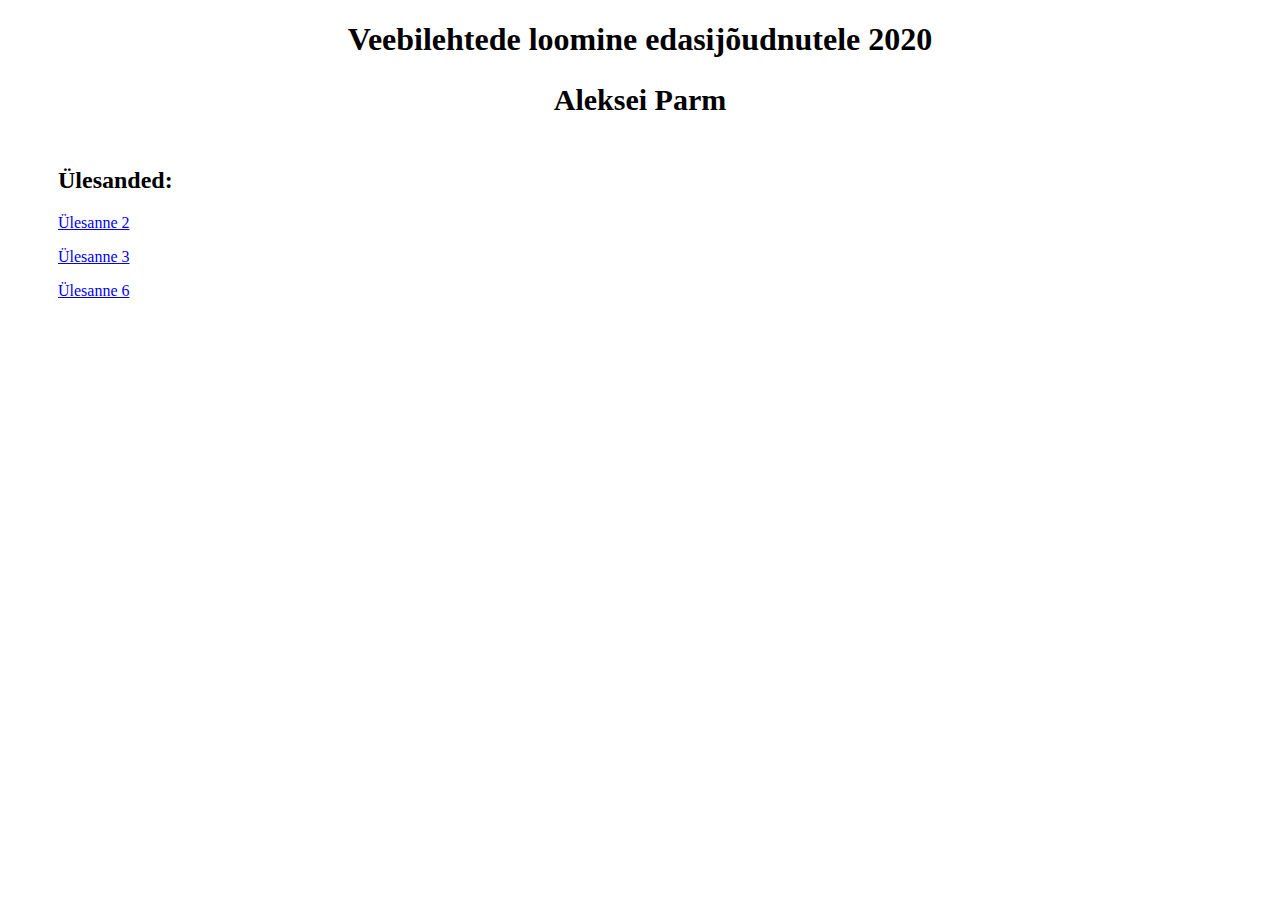
<file: index.html>
<!DOCTYPE html>
<html>
    <head>
        <meta charset="utf-8">
        <title>Veebilehtede loomine</title>
        <link rel="stylesheet" href="styles.css" />  
    </head>
    <body>
        <header>
            <h1>Veebilehtede loomine edasijõudnutele 2020</h1>
            <h2>Aleksei Parm</h2>
        </header>            
        <main>
            <section class="ulesanded">
                <h2>Ülesanded:</h2>
                <p><a href="ulesanded/ul-2/index.html">Ülesanne 2</a></p>
                <p><a href="ulesanded/ul-3/index.html">Ülesanne 3</a></p>
                <p><a href="ulesanded/ul-6/index.html">Ülesanne 6</a></p>
            </section>
        </main>
    </body>
</html>
</file>
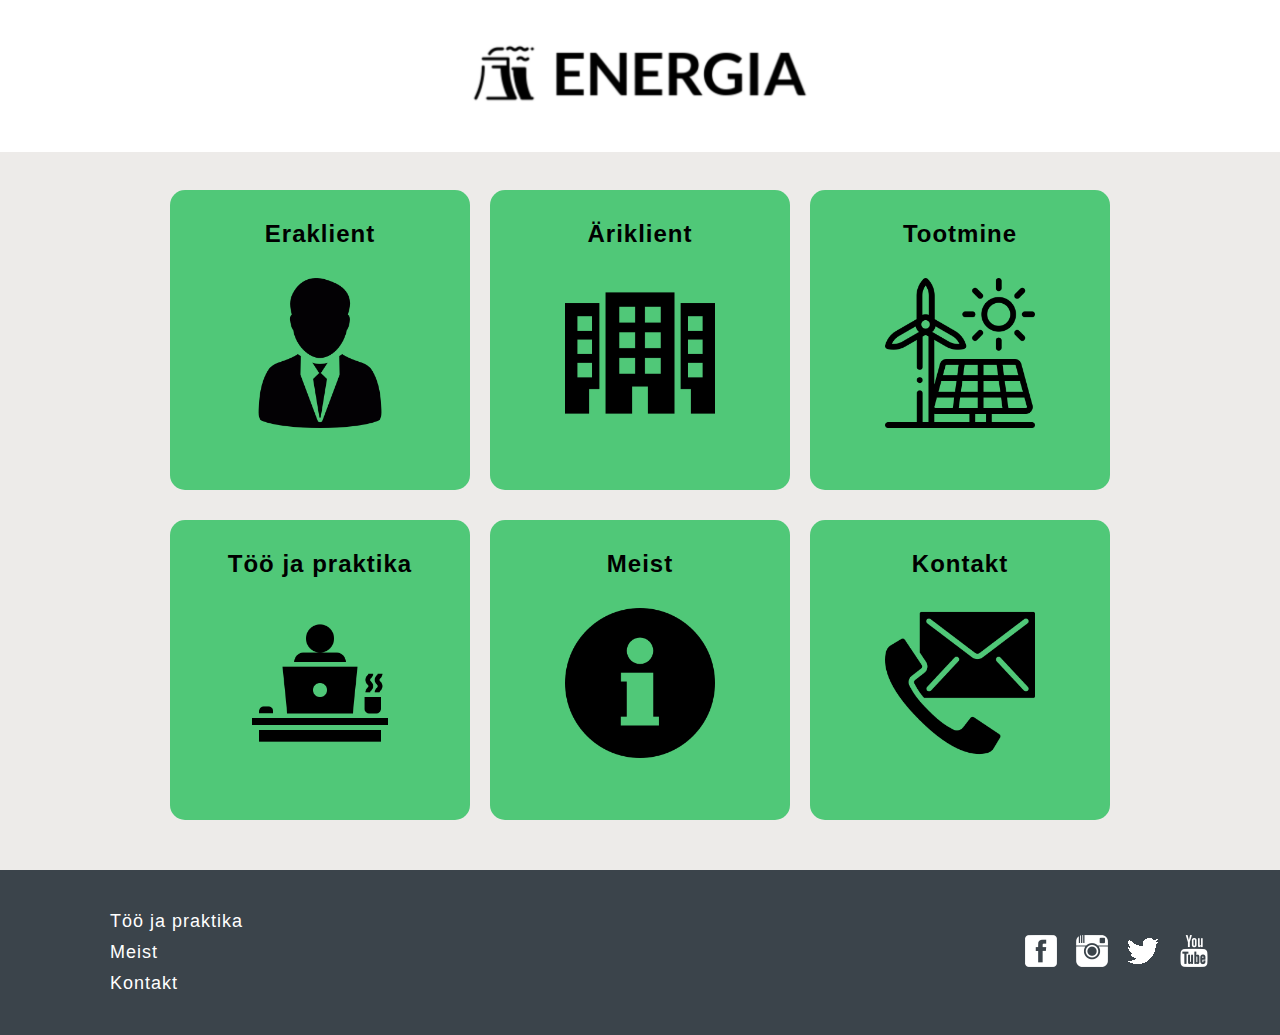
<file: projekt/index.html>
<!DOCTYPE html>
<html>

    <head>
        <meta charset="utf-8">
        <meta name="viewport" content="width=device-width, initial-scale=1.0"/>
        <title>ENERGIA</title>
        <link rel="stylesheet" href="res/css/style.css"/>
    </head>

    <body>

        <header>
            <nav>
                <a href="index.html">
                    <img src="res/img/logo.png" alt="ENERGIA">
                </a>
            </nav>
        </header>



        <main>
            <section class="main-menu">
                <a href="eraklient.html">
                    <div class="menu-item">
                        <h2 class="item-header">Eraklient</h2>
                        <img src="res/img/eraklient.png" alt="Eraklient">
                    </div>
                </a>
                <a href="login.html">
                    <div class="menu-item">
                        <h2 class="item-header">Äriklient</h2>
                        <img src="res/img/ariklient.png" alt="Äriklient">
                    </div>
                </a>
                <a href="tootmine.html">
                    <div class="menu-item">
                        <h2 class="item-header">Tootmine</h2>
                        <img src="res/img/tootmine.png" alt="Tootmine">
                    </div>
                </a>
                <a href="work.html">
                    <div class="menu-item">
                        <h2 class="item-header">Töö ja praktika</h2>
                        <img src="res/img/work.png" alt="Töö ja praktika">
                    </div>
                </a>
                <a href="meist.html">
                    <div class="menu-item">
                        <h2 class="item-header">Meist</h2>
                        <img src="res/img/meist.png" alt="Meist">
                    </div>
                </a>
                <a href="kontakt.html">
                    <div class="menu-item">
                        <h2 class="item-header">Kontakt</h2>
                        <img src="res/img/kontakt.png" alt="Kontakt">
                    </div>
                </a>
                
            </section>   
        </main>



        <footer>
            <div class="footer-links">
                <ul>
                    <li><a href="work.html">Töö ja praktika</a></li>
                    <li><a href="meist.html">Meist</a></li>
                    <li><a href="kontakt.html">Kontakt</a></li>
                </ul>
            </div>
            

            <div class="footer-sm">
                <a href="https://www.facebook.com/" target="_blank"><img src="res/img/sm/facebook.png" alt="facebook"/></a>
                <a href="https://www.instagram.com/" target="_blank"><img src="res/img/sm/instagram.png" alt="instagram"/></a>
                <a href="https://twitter.com/home" target="_blank"><img src="res/img/sm/twitter.png" alt="twitter"/></a>
                <a href="https://www.youtube.com/" target="_blank"><img src="res/img/sm/youtube.png" alt="youtube"/></a>
            </div>
        </footer>

    </body>
</html>
</file>
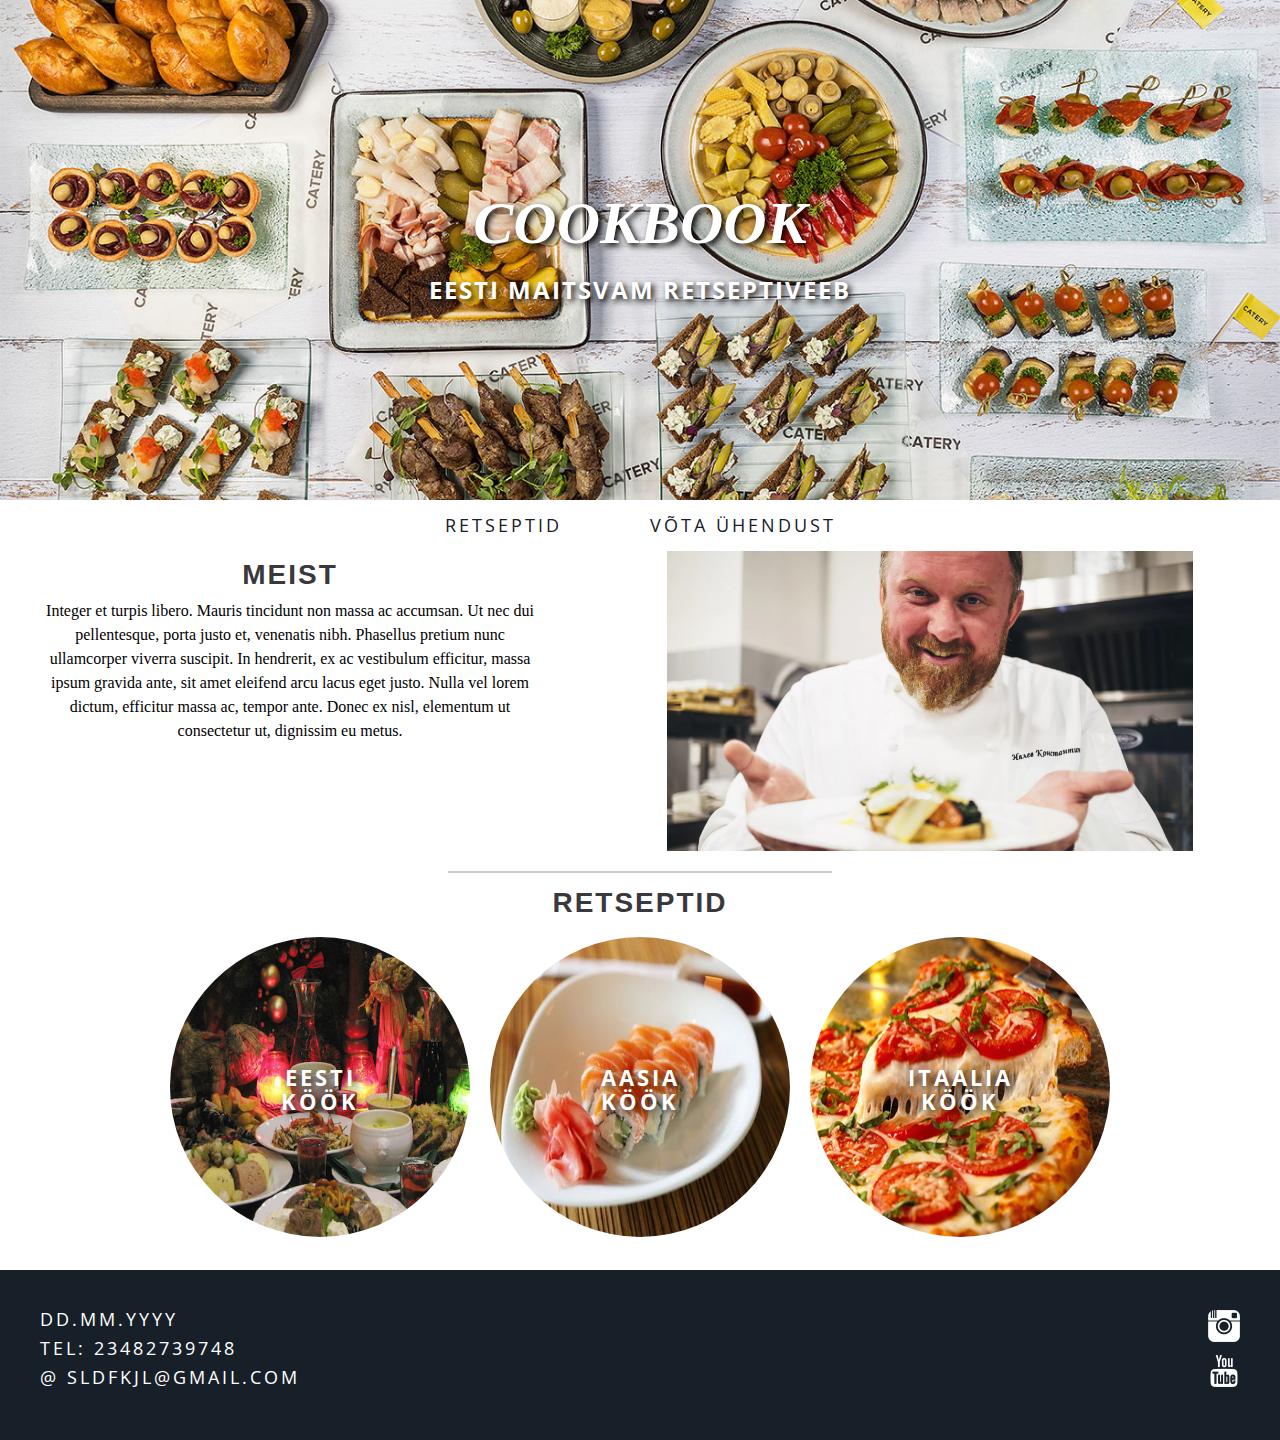
<file: ulesanded/ul-2/index.html>
<!DOCTYPE html>
<html>
    <head>
        <meta charset="utf-8">
        <meta name="description" content="">
        <meta name="viewport" content="width=device-width, initial-scale=1.0"/>
        <title>COOKBOOK</title>
        <link rel="stylesheet" href="reset.css" /> 
        <link rel="stylesheet" href="style.css" />  
    </head>
    <body>
        <header>
            <section class="header-banner">
                <div class="logo">
                    <h1>COOKBOOK</h1>
                    <h2>EESTI MAITSVAM RETSEPTIVEEB</h2>
                </div> 
            </section>
            <nav>
                <ul>
                    <li><a href="#">RETSEPTID</a></li>
                    <li><a href="#">VÕTA ÜHENDUST</a></li>
                </ul>          
            </nav> 
        </header>            
        <main>

            <div class="about-us">
                <img class="about-us-img" src="img/shef.png" alt="shef">

                <div>
                    <h2 class="about-us-h2">MEIST</h2>
                    <p class="about-us-p">Integer et turpis libero. Mauris tincidunt non massa ac accumsan. Ut nec dui pellentesque, porta justo et, venenatis nibh. Phasellus pretium nunc ullamcorper viverra suscipit. In hendrerit, ex ac vestibulum efficitur, massa ipsum gravida ante, sit amet eleifend arcu lacus eget justo. Nulla vel lorem dictum, efficitur massa ac, tempor ante. Donec ex nisl, elementum ut consectetur ut, dignissim eu metus.</p>
                </div>
                
                

            </div>

            <div class="index-header">
                <hr />
                <h2 class="gallery-h2">RETSEPTID</h2>
            </div>
            <section class="gallery-links">
                <a href="#" class="gallery-image">
                    <div class="container"><img src="img/eesti.jpg" alt="eesti">
                    <p class=post-header>EESTI KÖÖK</p></div>
                </a>
                <a href="#" class="gallery-image">
                    <div class="container"><img src="img/asia.jpg" alt="asia">
                    <p class=post-header>AASIA KÖÖK</p></div>
                </a>
                <a href="#" class="gallery-image">
                    <div class="container"><img src="img/italia.jpg" alt="pizza">
                    <p class=post-header>ITAALIA KÖÖK</p></div>
                </a>
            </section>   
        </main>

        <footer>
            <ul class="footer-info">
                <li><a href="#">dd.mm.yyyy</a></li>
                <li><a href="#">tel: 23482739748</a></li>
                <li><a href="#">@ sldfkjl@gmail.com</a></li>
            </ul>

            <div class="footer-sm">
                <a href="#"><img src="img/instagram-32.png" alt="instagram" /></a>
                <a href="#"><img src="img/youtube-6-32.png" alt="youtube" /></a>
            </div>
        </footer>

    </body>
</html>
</file>
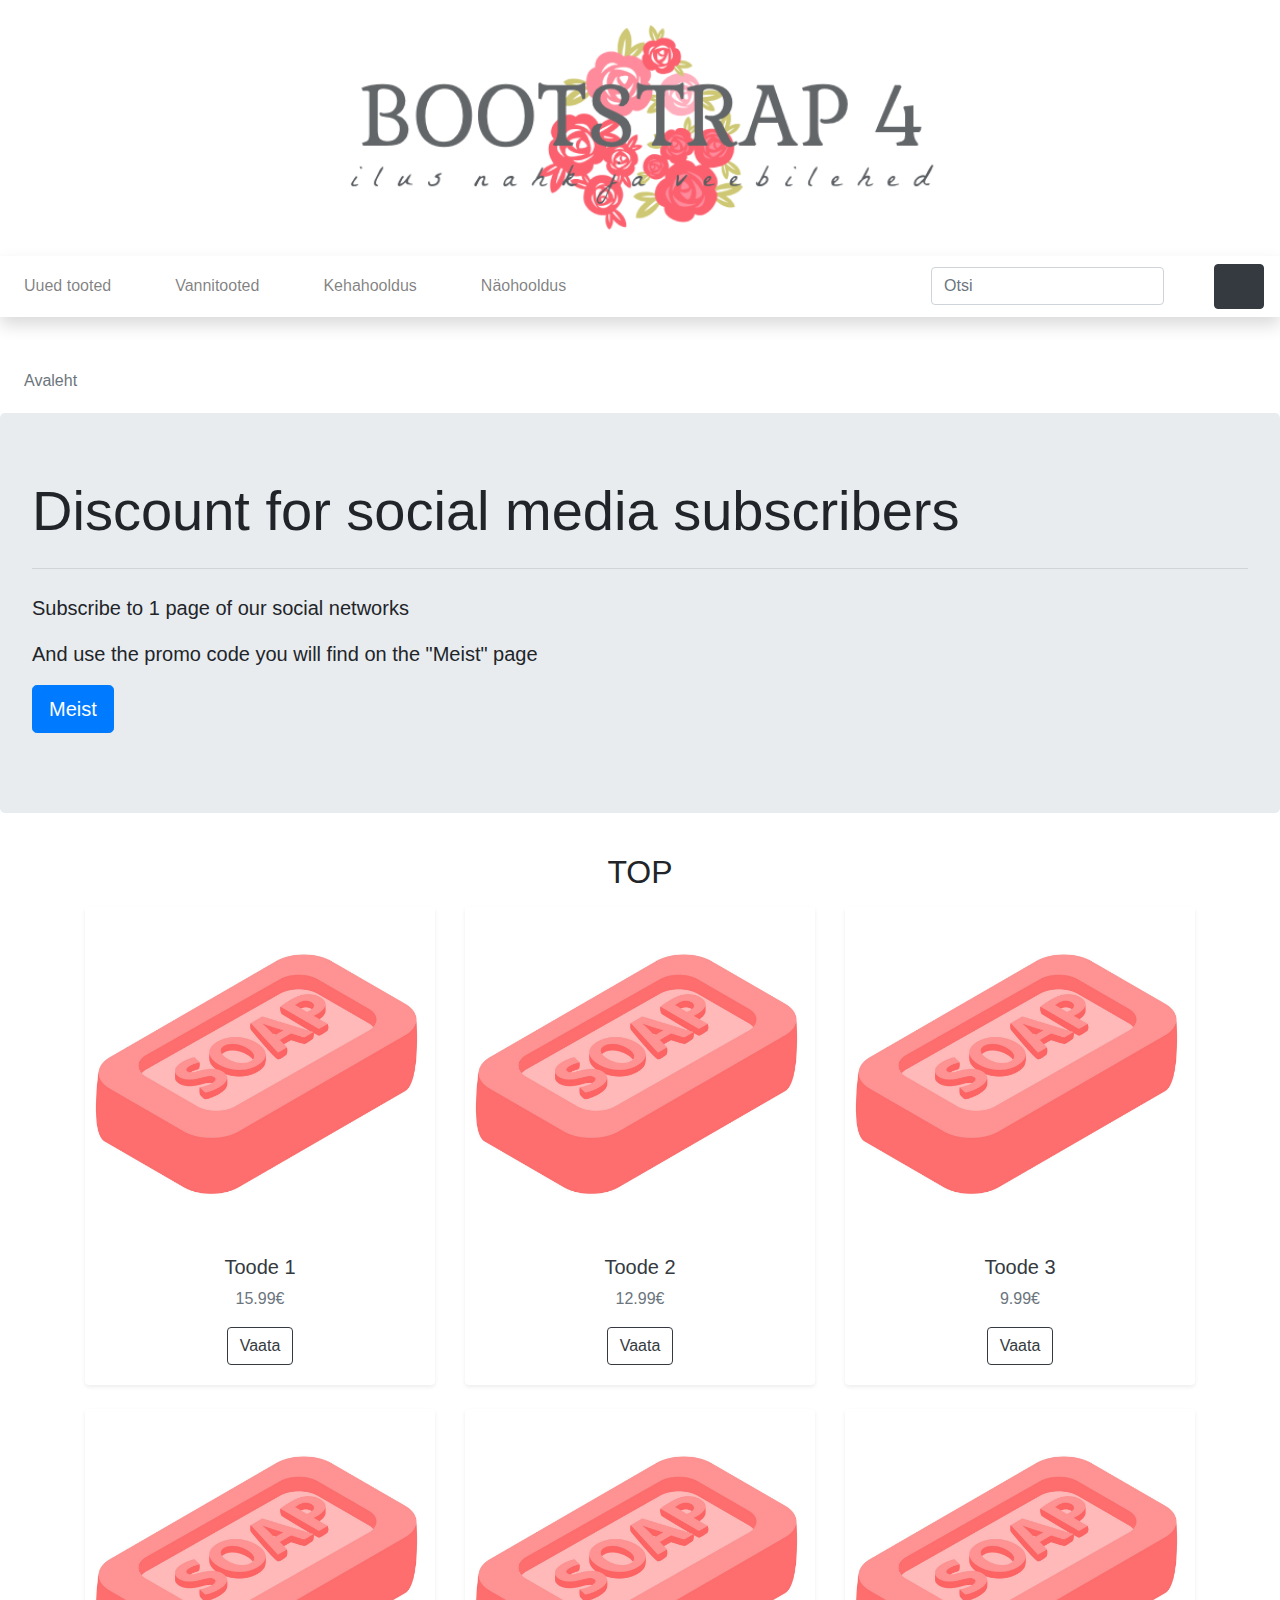
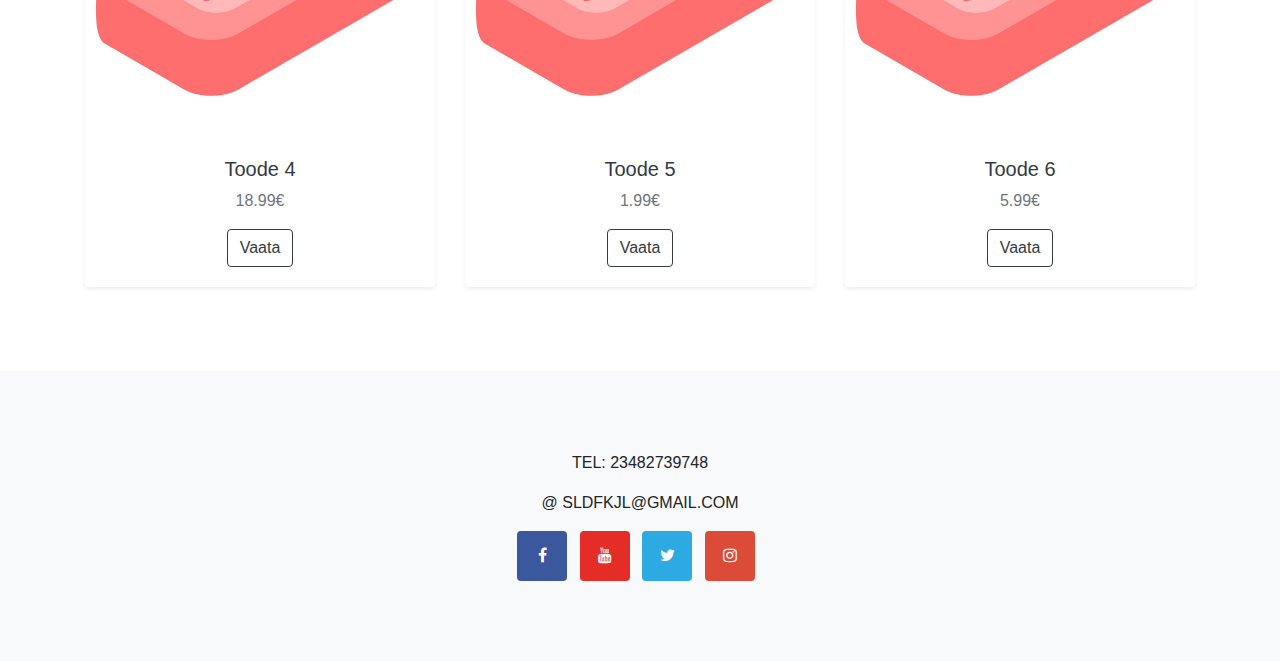
<file: ulesanded/ul-3/index.html>
<!doctype html>
<html lang="ee">
    <head>
        <meta charset="utf-8">
        <meta http-equiv="X-UA-Compatible" content="IE=edge">
        <meta name="viewport" content="width=device-width, initial-scale=1, shrink-to-fit=no">
        <meta name="description" content=""> 
        <meta name="author" content="">
        <title>Avaleht</title>
        <!-- Bootstrap CSS -->
        <link rel="stylesheet" href="https://stackpath.bootstrapcdn.com/bootstrap/4.3.1/css/bootstrap.min.css" integrity="sha384-ggOyR0iXCbMQv3Xipma34MD+dH/1fQ784/j6cY/iJTQUOhcWr7x9JvoRxT2MZw1T" crossorigin="anonymous"> 
        <!-- minu CSS -->
        <!-- для иконок -->
        <link rel="stylesheet" type="text/css" href="https://cdnjs.cloudflare.com/ajax/libs/font-awesome/4.0.3/css/font-awesome.css">
        <link rel="stylesheet" href="custom.css">
    </head>
    <body>
        <!-- päis --->
        <header class="py-2">
            <div class="container-fluid">
                <div class="row">
                    <div class="col-lg-12 my-3 text-center"><a href="index.html"><img src="logo2.png" width="50%"></a></div>              
                </div>          
            </div>
        </header>
        <!-- navigatsioon -->
        <nav class="navbar navbar-expand-lg navbar-light bg-white shadow">
            <button class="navbar-toggler" type="button" data-toggle="collapse" data-target="#navbarNavDropdown" aria-controls="navbarNavDropdown" aria-expanded="false" aria-label="Toggle navigation">
                <span class="navbar-toggler-icon"></span>
            </button>
            <div class="collapse navbar-collapse" id="navbarNavDropdown">
                <ul class="navbar-nav mr-auto">
                    <li class="nav-item"><a class="nav-link" href="#">Uued tooted</a></li>
                    <li class="nav-item dropdown">
                        <a class="nav-link" href="#" id="navbarDropdownMenuLink" data-toggle="dropdown" aria-haspopup="true" aria-expanded="false">Vannitooted</a> 
                        <div class="dropdown-menu" aria-labelledby="navbarDropdownMenuLink"> 
                            <a class="dropdown-item" href="#">Vannisoolad</a> 
                            <a class="dropdown-item" href="#">Vannipiimad</a> 
                            <a class="dropdown-item" href="#">Vannipommid</a>
                            <a class="dropdown-item" href="list.html">Seebid ja du&scaron;igeelid</a>
                        </div> 
                    </li> 
                    <li class="nav-item dropdown"> 
                        <a class="nav-link" href="#" id="navbarDropdownMenuLink" data-toggle="dropdown" aria-haspopup="true" aria-expanded="false">Kehahooldus</a> 
                        <div class="dropdown-menu" aria-labelledby="navbarDropdownMenuLink"> 
                            <a class="dropdown-item" href="#">Kehakreemid</a> 
                            <a class="dropdown-item" href="#">Keha&otilde;lid</a> 
                            <a class="dropdown-item" href="#">Kehakoorijad</a> 
                            <a class="dropdown-item" href="#">Deodorandid</a> 
                            <a class="dropdown-item" href="#">K&auml;te ja jalgade hooldus</a>  
                        </div> 
                    </li> 
                    <li class="nav-item dropdown"> 
                        <a class="nav-link" href="#" id="navbarDropdownMenuLink" data-toggle="dropdown" aria-haspopup="true" aria-expanded="false">N&auml;ohooldus</a> 
                        <div class="dropdown-menu" aria-labelledby="navbarDropdownMenuLink"> 
                            <a class="dropdown-item" href="#">Puhastus ja toniseerimine</a> 
                            <a class="dropdown-item" href="#">Niisutus ja toitmine</a> 
                            <a class="dropdown-item" href="#">Koorijad ja maskid</a> 
                        </div> 
                    </li> 
                </ul>
                <!-- search -->
                <form class="form-inline my-2 my-lg-0">
                    <input class="form-control mr-sm-2" type="search" placeholder="Otsi" aria-label="Search">
                    <button class="btn btn-outline-white my-2 my-sm-0" type="submit"><svg class="lnr lnr-magnifier"><use xlink:href="#lnr-magnifier"></use></svg></button>
                </form>
            </div>
            <!-- cart -->
            <!--
            <svg class="lnr mt-auto mr-3 my-3 lnr-cart"><use xlink:href="#lnr-cart"></use></svg>
            -->
            <a href="cart.html" role="button" class="btn btn-dark my-2 my-sm-0" type="submit"><svg class="lnr lnr-cart"><use xlink:href="#lnr-cart"></use></svg></a>
        </nav> 
        <!-- breadcrumb -->
        <section>
            <nav aria-label="breadcrumb">
                <ol class="breadcrumb bg-white my-2 ml-2">
                    <!-- это иконка с домиком, но у меня не получилось её выровнять нормально
                    <li class="breadcrumb-item active" aria-current="page"><button class="btn btn-link btn-lg my-2 my-sm-0" type="submit"><svg class="lnr lnr-home"><use xlink:href="#lnr-home"></use></svg></button></li>
                    -->
                    <li class="breadcrumb-item active" aria-current="page">Avaleht</li>
                </ol>
            </nav>  
        </section>

        <!-- jumbotron --->
        <div class="jumbotron">
            <h1 class="display-4">Discount for social media subscribers</h1>
            <hr class="my-4">
            <p class="lead">Subscribe to 1 page of our social networks</p>
            <p class="lead">And use the promo code you will find on the "Meist" page</p>
            <p class="lead">
                <a class="btn btn-primary btn-lg" href="meist.html" role="button">Meist</a>
            </p>
        </div>

        <!-- tooted --->
        <section>
            <div class="container">
                <h2 class="h mb-3">TOP</h2>
                <div class="row"> 
                    <div class="col-md-4 mb-4"> 
                        <div class="card shadow-sm border-0 h-100 text-center"><a href="#"><img src="soap.png" alt="" class="card-img-top"></a> 
                            <div class="card-body"> 
                                <h5> <a href="#" class="text-dark">Toode 1</a></h5>
                                <p class="text-muted card-text"> 15.99&#8364;</p> 
                                <a role="button" href="#" class="btn btn-outline-dark">Vaata</a>
                            </div> 
                        </div> 
                    </div> 
                    <div class="col-md-4 mb-4"> 
                        <div class="card shadow-sm border-0 h-100 text-center"><a href="#"><img src="soap.png" alt="" class="card-img-top"></a> 
                            <div class="card-body"> 
                                <h5> <a href="#" class="text-dark">Toode 2</a></h5>
                                <p class="text-muted card-text"> 12.99&#8364;</p> 
                                <a role="button" href="#" class="btn btn-outline-dark">Vaata</a>
                            </div> 
                        </div> 
                    </div> 
                    <div class="col-md-4 mb-4"> 
                        <div class="card shadow-sm border-0 h-100 text-center"><a href="#"><img src="soap.png" alt="" class="card-img-top"></a> 
                            <div class="card-body"> 
                                <h5> <a href="#" class="text-dark">Toode 3</a></h5>
                                <p class="text-muted card-text"> 9.99&#8364;</p> 
                                <a role="button" href="#" class="btn btn-outline-dark">Vaata</a>
                            </div> 
                        </div> 
                    </div> 
                    <div class="col-md-4 mb-4"> 
                        <div class="card shadow-sm border-0 h-100 text-center"><a href="#"><img src="soap.png" alt="" class="card-img-top"></a> 
                            <div class="card-body"> 
                                <h5> <a href="#" class="text-dark">Toode 4</a></h5>
                                <p class="text-muted card-text"> 18.99&#8364;</p> 
                                <a role="button" href="#" class="btn btn-outline-dark">Vaata</a>
                            </div> 
                        </div> 
                    </div> 
                    <div class="col-md-4 mb-4"> 
                        <div class="card shadow-sm border-0 h-100 text-center"><a href="#"><img src="soap.png" alt="" class="card-img-top"></a> 
                            <div class="card-body"> 
                                <h5> <a href="#" class="text-dark">Toode 5</a></h5>
                                <p class="text-muted card-text"> 1.99&#8364;</p> 
                                <a role="button" href="#" class="btn btn-outline-dark">Vaata</a>
                            </div> 
                        </div> 
                    </div>
                    <div class="col-md-4 mb-4"> 
                        <div class="card shadow-sm border-0 h-100 text-center"><a href="#"><img src="soap.png" alt="" class="card-img-top"></a> 
                            <div class="card-body"> 
                                <h5> <a href="#" class="text-dark">Toode 6</a></h5>
                                <p class="text-muted card-text"> 5.99&#8364;</p> 
                                <a role="button" href="#" class="btn btn-outline-dark">Vaata</a>
                            </div> 
                        </div> 
                    </div> 
                </div>
            </div>
        </section>   
        <!-- jalus --->
        <footer class="bg-light">
            <div class="container-fluid">
                <div class="row">
                    
                    <div class="col-lg-12 text-center">
                        <p>TEL: 23482739748</p>
                        <p>@ SLDFKJL@GMAIL.COM</p>
                        <div class="sm">
                            <button type="button" class="btn btn-social-icon btn-facebook"><i class="fa fa-facebook"></i></button>
                            <button type="button" class="btn btn-social-icon btn-youtube"><i class="fa fa-youtube"></i></button>
                            <button type="button" class="btn btn-social-icon btn-twitter"><i class="fa fa-twitter"></i></button>
                            <button type="button" class="btn btn-social-icon btn-instagram"><i class="fa fa-instagram"></i></button>
                        </div>
                    </div>
                </div>
            </div>
        </footer>       
        <!-- jQuery, Popper.js, Bootstrap JS -->
        <script src="https://code.jquery.com/jquery-3.3.1.slim.min.js" integrity="sha384-q8i/X+965DzO0rT7abK41JStQIAqVgRVzpbzo5smXKp4YfRvH+8abtTE1Pi6jizo" crossorigin="anonymous"></script>
        <script src="https://cdnjs.cloudflare.com/ajax/libs/popper.js/1.14.7/umd/popper.min.js" integrity="sha384-UO2eT0CpHqdSJQ6hJty5KVphtPhzWj9WO1clHTMGa3JDZwrnQq4sF86dIHNDz0W1" crossorigin="anonymous"></script>
        <script src="https://stackpath.bootstrapcdn.com/bootstrap/4.3.1/js/bootstrap.min.js" integrity="sha384-JjSmVgyd0p3pXB1rRibZUAYoIIy6OrQ6VrjIEaFf/nJGzIxFDsf4x0xIM+B07jRM" crossorigin="anonymous"></script>
        <script src="https://cdn.linearicons.com/free/1.0.0/svgembedder.min.js"></script>
  </body>
</html>
</file>
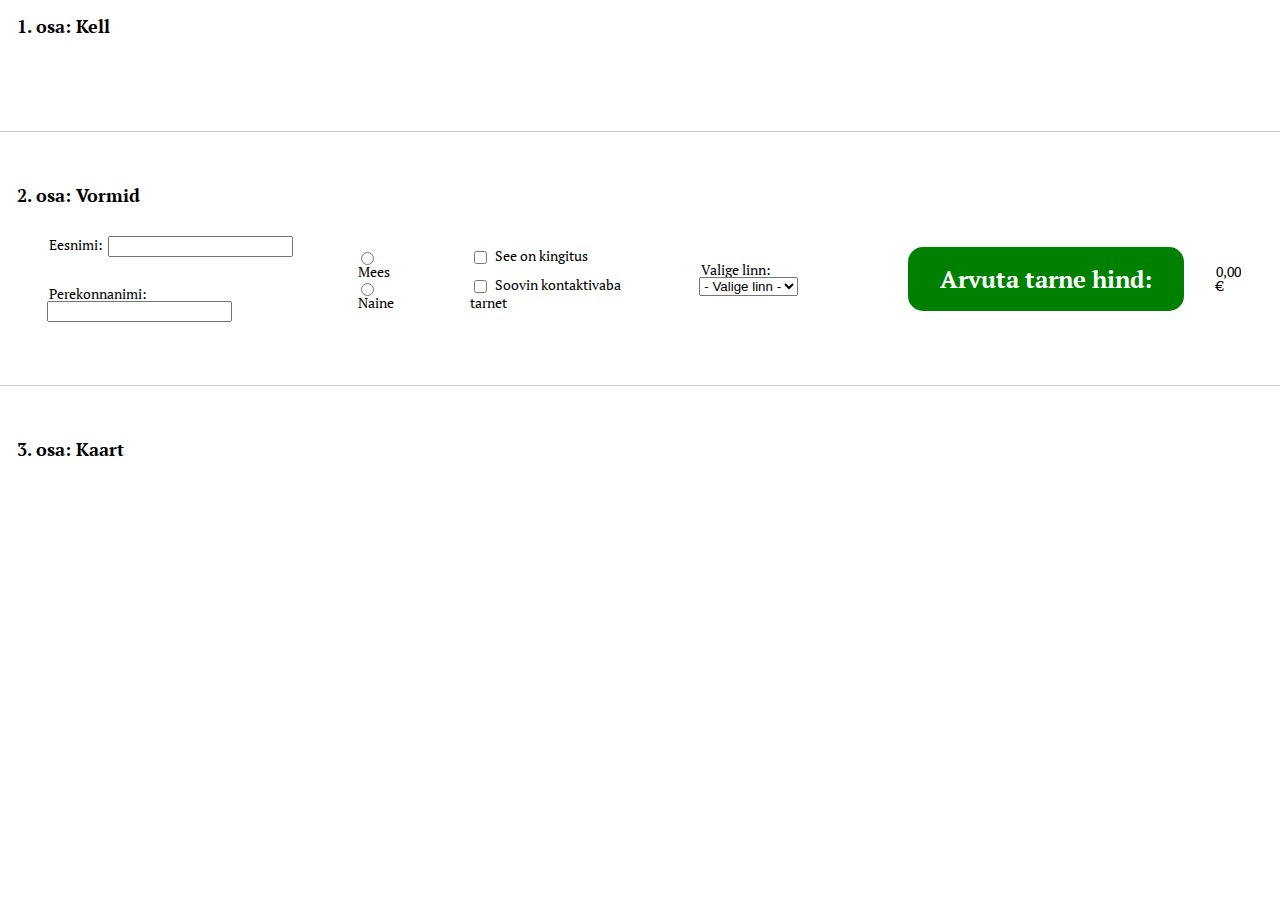
<file: ulesanded/ul-6/index.html>
<!DOCTYPE html>
<html>
    <head>
        <meta charset="utf-8">
        <meta name="viewport" content="width=device-width, initial-scale=1.0">
        <title></title>
        <link rel="stylesheet" href="reset.css">
        <link rel="stylesheet" href="style.css">
    </head>
    <body>
        <main>
            <section id="section1">
                <h3>1. osa: Kell</h3>
                <div id="clock"></div>
            </section>
            <hr>
            <section id="section2">
                <h3>2. osa: Vormid</h3>
                <form id="form">
                    <!-- input field --->
                    <div id="input-fields">
                        <div id="first-name">
                            <label for="fname">Eesnimi:</label>
                            <input type="text" id="fname" name="fname">
                        </div>
                        <div id="last-name">
                            <label for="lname">Perekonnanimi:</label>
                            <input type="text" id="lname" name="lname">
                        </div>
                    </div>
                    <!-- radiobutton --->
                    <div id="rb-gender">
                        <input type="radio" id="male" name="gender" value="male">
                        <label for="male">Mees</label><br>
                        <input type="radio" id="female" name="gender" value="female">
                        <label for="female">Naine</label><br>
                    </div>
                    <!-- checkbox --->
                    <div id="form-checkbox">
                        <div class="box">
                            <input type="checkbox" id="v1" name="v1" value="present">
                            <label for="vehicle1"> See on kingitus</label> <!-- 5€ --->
                        </div>
                        <div class="box">
                            <input type="checkbox" id="v2" name="v2" value="contactless">
                            <label for="vehicle2"> Soovin kontaktivaba tarnet</label> <!-- 1€ --->
                        </div>    
                    </div> 
                    <!-- dropdown --->
                    <div id="dropdown">
                        <label for="linn">Valige linn: </label>
                        <select name="linn" id="linn">
                            <option value="">- Valige linn -</option> 
                            <option value="tln">Tallinn</option> <!-- 0€ --->
                            <option value="trt">Tartu</option> <!-- 2.5€ --->
                            <option value="nrv">Narva</option> <!-- 2.5€ --->
                            <option value="prn">P&auml;rnu</option> <!-- 3€ --->
                        </select>
                    </div>
                    <div id="calc">
                        <input type="submit" value="Arvuta tarne hind:" id="btn-delivery">   
                    </div>
                    <div id="delivery"></div>
                </form>
            </section> 
            <hr>
            <section id="section3">
                <h3>3. osa: Kaart</h3>
                <div id="map"></div>
            </section>
        </main>
        <script type='text/javascript' src="script.js"></script>
        <script type='text/javascript' src='http://www.bing.com/api/maps/mapcontrol?callback=GetMap&key=[AqLLRE37SJGqIxXEYxezPUa6fF2oCzl3cvG4n05FtFIVBrotBYxchpMYYpwuxBak]' async defer></script>
    </body>
</html>
</file>
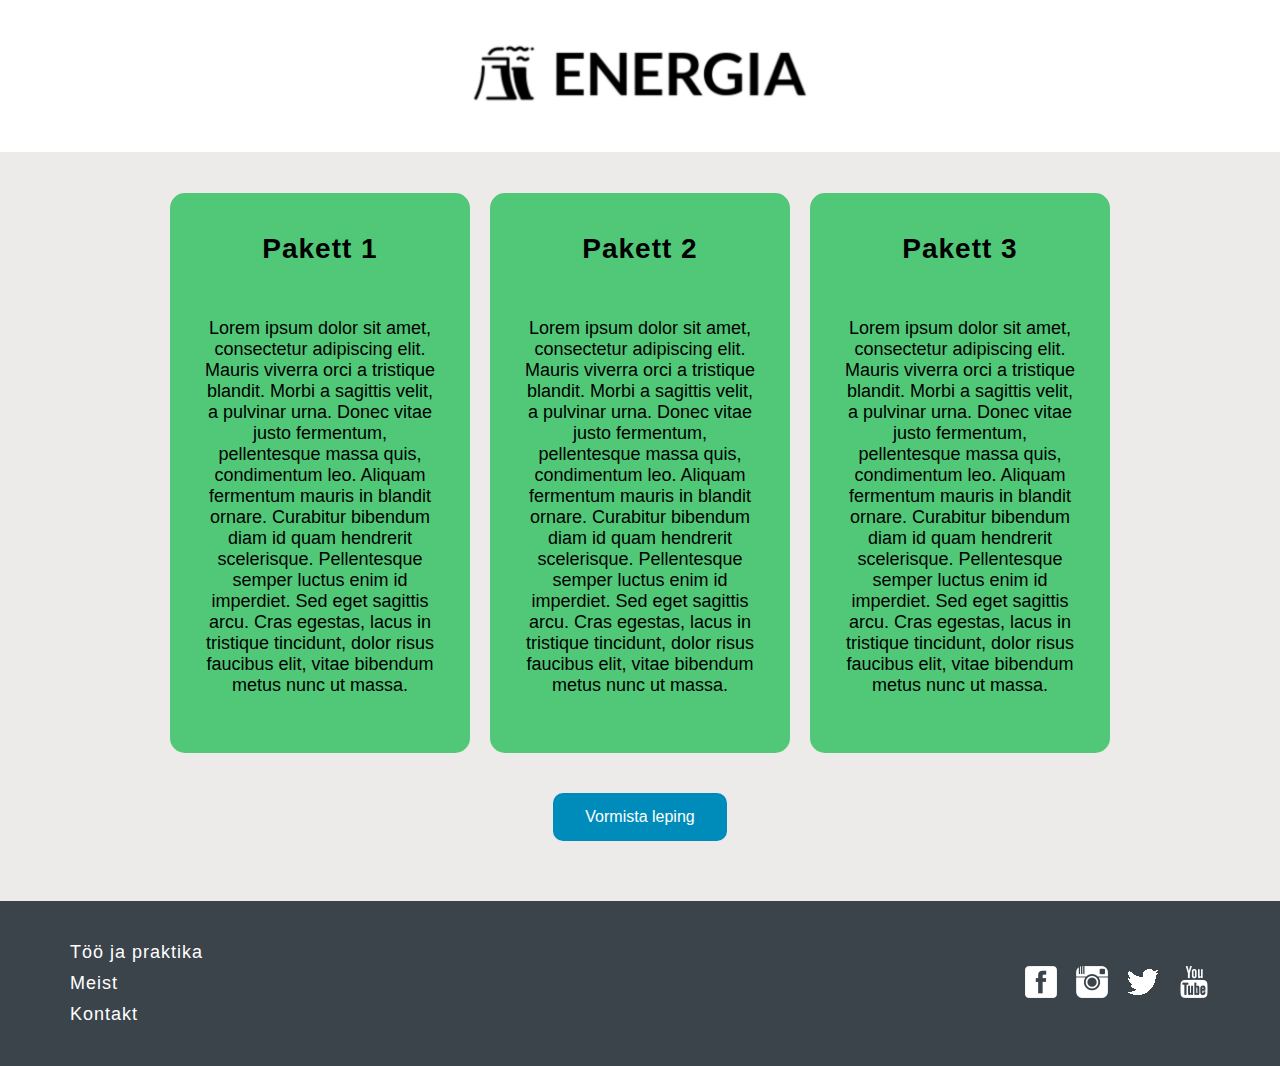
<file: projekt/eraklient.html>
<!DOCTYPE html>
<html>

    <head>
        <meta charset="utf-8">
        <meta name="viewport" content="width=device-width, initial-scale=1.0"/>
        <title>ENERGIA</title>
        <link rel="stylesheet" href="res/css/style.css"/>
    </head>

    <body>

        <header>
            <nav>
                <a href="index.html">
                    <img src="res/img/logo.png" alt="ENERGIA">
                </a>
            </nav>
        </header>



        <main>
            <section class="eraklient-menu">
                <a href="login.html">
                    <div class="eraklient-item">
                        <h2 class="item-header">Pakett 1</h2>
                        <p>Lorem ipsum dolor sit amet, consectetur adipiscing elit. Mauris viverra orci a tristique blandit. Morbi a sagittis velit, a pulvinar urna. Donec vitae justo fermentum, pellentesque massa quis, condimentum leo. Aliquam fermentum mauris in blandit ornare. Curabitur bibendum diam id quam hendrerit scelerisque. Pellentesque semper luctus enim id imperdiet. Sed eget sagittis arcu. Cras egestas, lacus in tristique tincidunt, dolor risus faucibus elit, vitae bibendum metus nunc ut massa.</p>
                    </div>
                </a>
                <a href="login.html">
                    <div class="eraklient-item">
                        <h2 class="item-header">Pakett 2</h2>
                        <p>Lorem ipsum dolor sit amet, consectetur adipiscing elit. Mauris viverra orci a tristique blandit. Morbi a sagittis velit, a pulvinar urna. Donec vitae justo fermentum, pellentesque massa quis, condimentum leo. Aliquam fermentum mauris in blandit ornare. Curabitur bibendum diam id quam hendrerit scelerisque. Pellentesque semper luctus enim id imperdiet. Sed eget sagittis arcu. Cras egestas, lacus in tristique tincidunt, dolor risus faucibus elit, vitae bibendum metus nunc ut massa.</p>
                    </div>
                </a>
                <a href="login.html">
                    <div class="eraklient-item">
                        <h2 class="item-header">Pakett 3</h2>
                        <p>Lorem ipsum dolor sit amet, consectetur adipiscing elit. Mauris viverra orci a tristique blandit. Morbi a sagittis velit, a pulvinar urna. Donec vitae justo fermentum, pellentesque massa quis, condimentum leo. Aliquam fermentum mauris in blandit ornare. Curabitur bibendum diam id quam hendrerit scelerisque. Pellentesque semper luctus enim id imperdiet. Sed eget sagittis arcu. Cras egestas, lacus in tristique tincidunt, dolor risus faucibus elit, vitae bibendum metus nunc ut massa.</p>
                    </div>
                </a>
            </section>
            <div class="vormista-leping">
                <p><button class="button" id="button-vormista-leping">Vormista leping</button></p>
            </div>
        </main>



        <footer>
            <div>
                <ul class="footer-links">
                    <li><a href="work.html">Töö ja praktika</a></li>
                    <li><a href="meist.html">Meist</a></li>
                    <li><a href="kontakt.html">Kontakt</a></li>
                </ul>
            </div>
            

            <div class="footer-sm">
                <a href="https://www.facebook.com/" target="_blank"><img src="res/img/sm/facebook.png" alt="facebook"/></a>
                <a href="https://www.instagram.com/" target="_blank"><img src="res/img/sm/instagram.png" alt="instagram"/></a>
                <a href="https://twitter.com/home" target="_blank"><img src="res/img/sm/twitter.png" alt="twitter"/></a>
                <a href="https://www.youtube.com/" target="_blank"><img src="res/img/sm/youtube.png" alt="youtube"/></a>
            </div>
        </footer>

    </body>
</html>
</file>
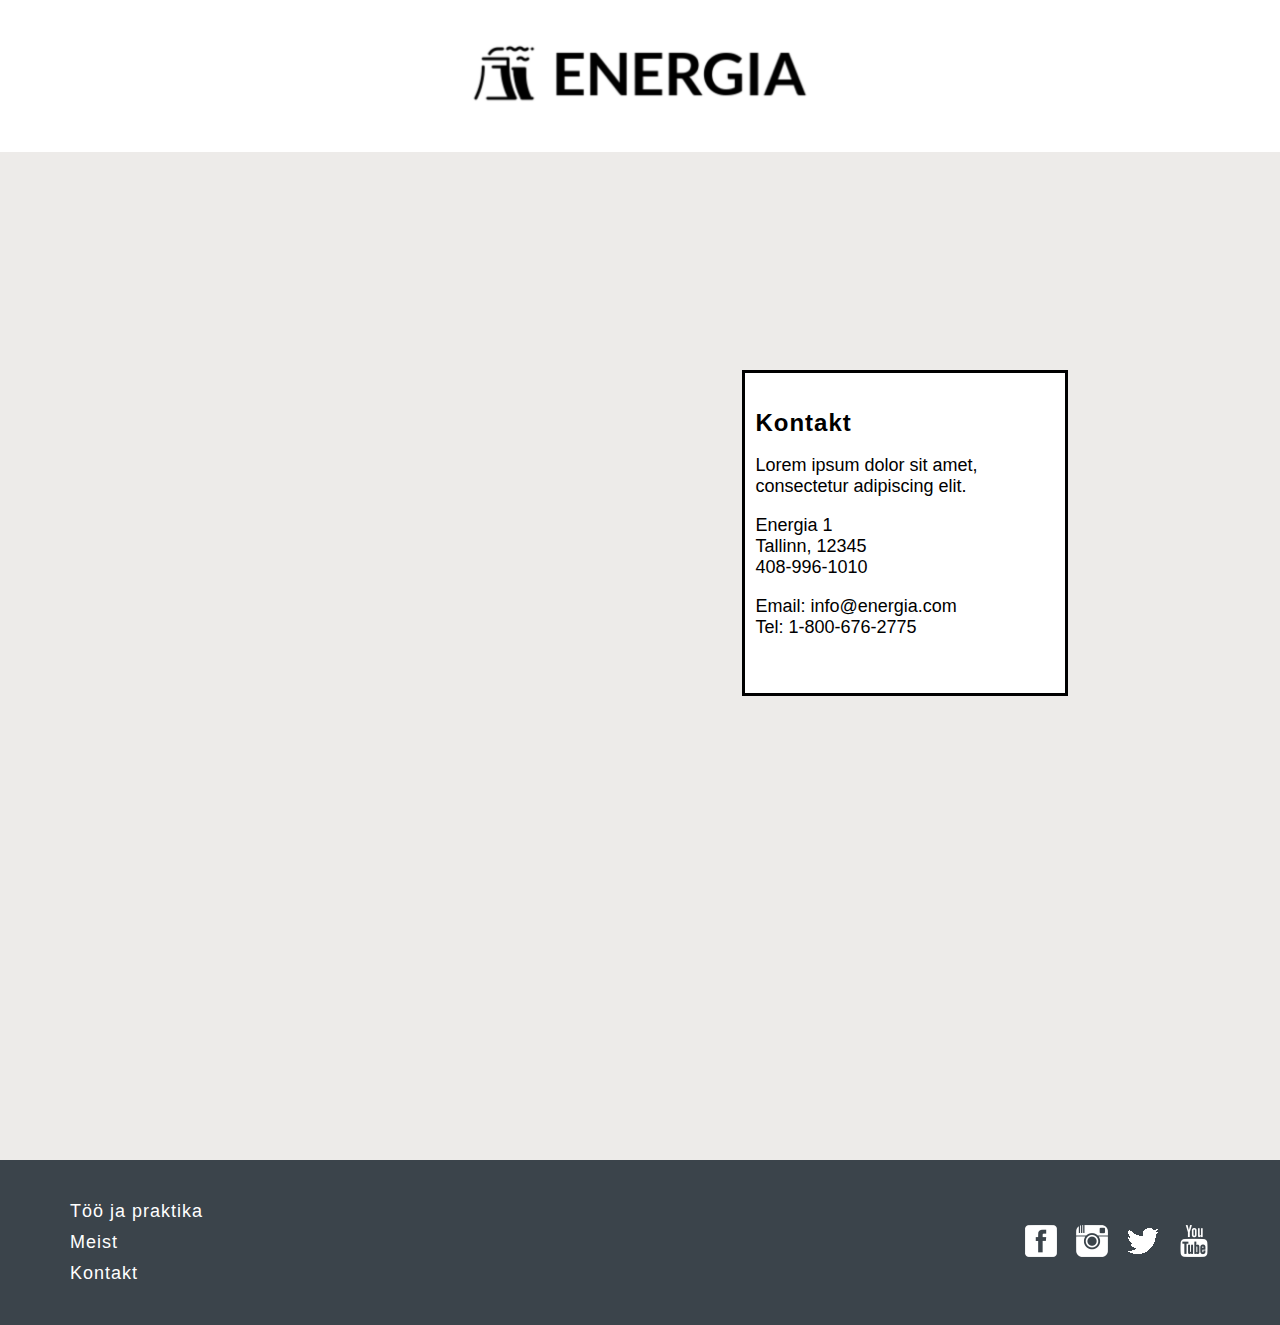
<file: projekt/kontakt.html>
<!DOCTYPE html>
<html>

    <head>
        <meta charset="utf-8">
        <meta name="viewport" content="width=device-width, initial-scale=1.0"/>
        <title>ENERGIA</title>
        <link rel="stylesheet" href="res/css/style.css"/>
    </head>

    <body>

        <header>
            <nav>
                <a href="index.html">
                    <img src="res/img/logo.png" alt="ENERGIA">
                </a>
            </nav>
        </header>



        <main>
            <div class="kontakt">
                <h1>Kontakt</h1>
                <p>Lorem ipsum dolor sit amet, consectetur adipiscing elit.</p>
                <p>Energia 1 <br>
                Tallinn, 12345 <br>
                408-996-1010</p>
                <p>Email: info@energia.com<br>
                Tel: 1-800-676-2775</p>
            </div>
            <div class="map">
                <iframe src="https://www.google.com/maps/embed?pb=!1m18!1m12!1m3!1d2028.3870431459666!2d24.69241151608419!3d59.443297008921434!2m3!1f0!2f0!3f0!3m2!1i1024!2i768!4f13.1!3m3!1m2!1s0x469294779b9cda49%3A0xd7875eec6da46c2e!2sPuhangu%2053%2C%2010311%20Tallinn!5e0!3m2!1sru!2see!4v1602330383996!5m2!1sru!2see" width="100%" height="600" frameborder="0" style="border:0;" allowfullscreen="" aria-hidden="false" tabindex="0"></iframe>
            </div>
        </main>



        <footer>
            <div>
                <ul class="footer-links">
                    <li><a href="work.html">Töö ja praktika</a></li>
                    <li><a href="meist.html">Meist</a></li>
                    <li><a href="kontakt.html">Kontakt</a></li>
                </ul>
            </div>
            

            <div class="footer-sm">
                <a href="https://www.facebook.com/" target="_blank"><img src="res/img/sm/facebook.png" alt="facebook"/></a>
                <a href="https://www.instagram.com/" target="_blank"><img src="res/img/sm/instagram.png" alt="instagram"/></a>
                <a href="https://twitter.com/home" target="_blank"><img src="res/img/sm/twitter.png" alt="twitter"/></a>
                <a href="https://www.youtube.com/" target="_blank"><img src="res/img/sm/youtube.png" alt="youtube"/></a>
            </div>
        </footer>

    </body>
</html>
</file>
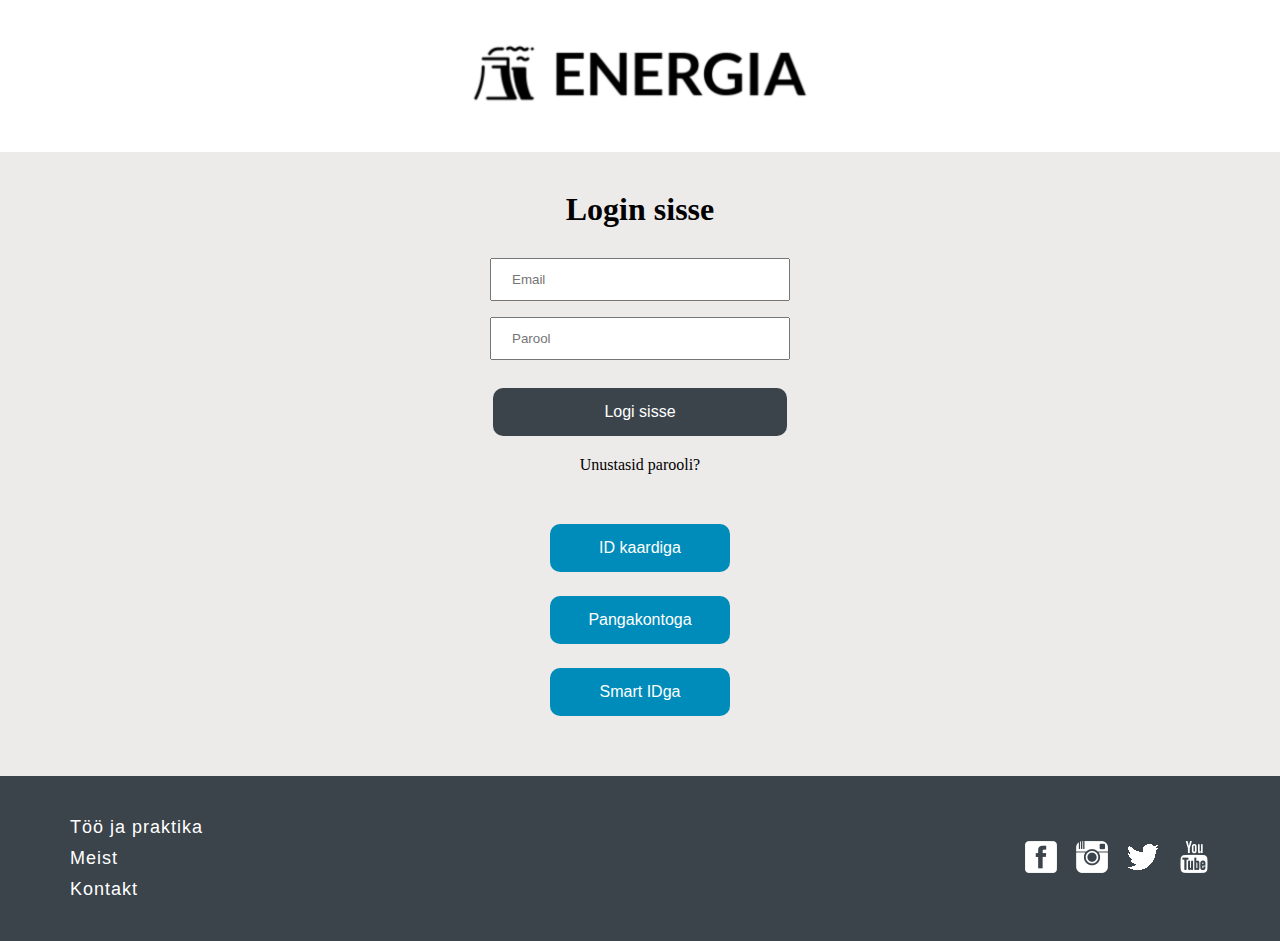
<file: projekt/login.html>
<!DOCTYPE html>
<html>

    <head>
        <meta charset="utf-8">
        <meta name="viewport" content="width=device-width, initial-scale=1.0"/>
        <title>ENERGIA</title>
        <link rel="stylesheet" href="res/css/style.css"/>
    </head>

    <body>

        <header>
            <nav>
                <a href="index.html">
                    <img src="res/img/logo.png" alt="ENERGIA">
                </a>
            </nav>
        </header>



        <main>
            <div class="login">
                <h1>Login sisse</h1>
                <div id="input-fields">
                    <div id="email">
                        <input placeholder="Email" type="email" id="input-email" name="email">
                    </div>
                    <div id="parool">
                        <input placeholder="Parool" type="password" id="input-parool" name="parool">
                    </div>
                </div>
                <p><button class="login-button" id="button-login">Logi sisse</button></p>
                <a href="#">Unustasid parooli?</a>
            </div>
            <div class="another-login">
                <p><button class="button" id="button-login-idga">ID kaardiga</button></p>
                <p><button class="button" id="button-login-pangaga">Pangakontoga</button></p>
                <p><button class="button" id="button-login-smartidga">Smart IDga</button></p>
            </div>
            
        </main>



        <footer>
            <div>
                <ul class="footer-links">
                    <li><a href="work.html">Töö ja praktika</a></li>
                    <li><a href="meist.html">Meist</a></li>
                    <li><a href="kontakt.html">Kontakt</a></li>
                </ul>
            </div>
            

            <div class="footer-sm">
                <a href="https://www.facebook.com/" target="_blank"><img src="res/img/sm/facebook.png" alt="facebook"/></a>
                <a href="https://www.instagram.com/" target="_blank"><img src="res/img/sm/instagram.png" alt="instagram"/></a>
                <a href="https://twitter.com/home" target="_blank"><img src="res/img/sm/twitter.png" alt="twitter"/></a>
                <a href="https://www.youtube.com/" target="_blank"><img src="res/img/sm/youtube.png" alt="youtube"/></a>
            </div>
        </footer>

        <script type='text/javascript' src="res/test-login.js"></script>
    </body>
</html>
</file>
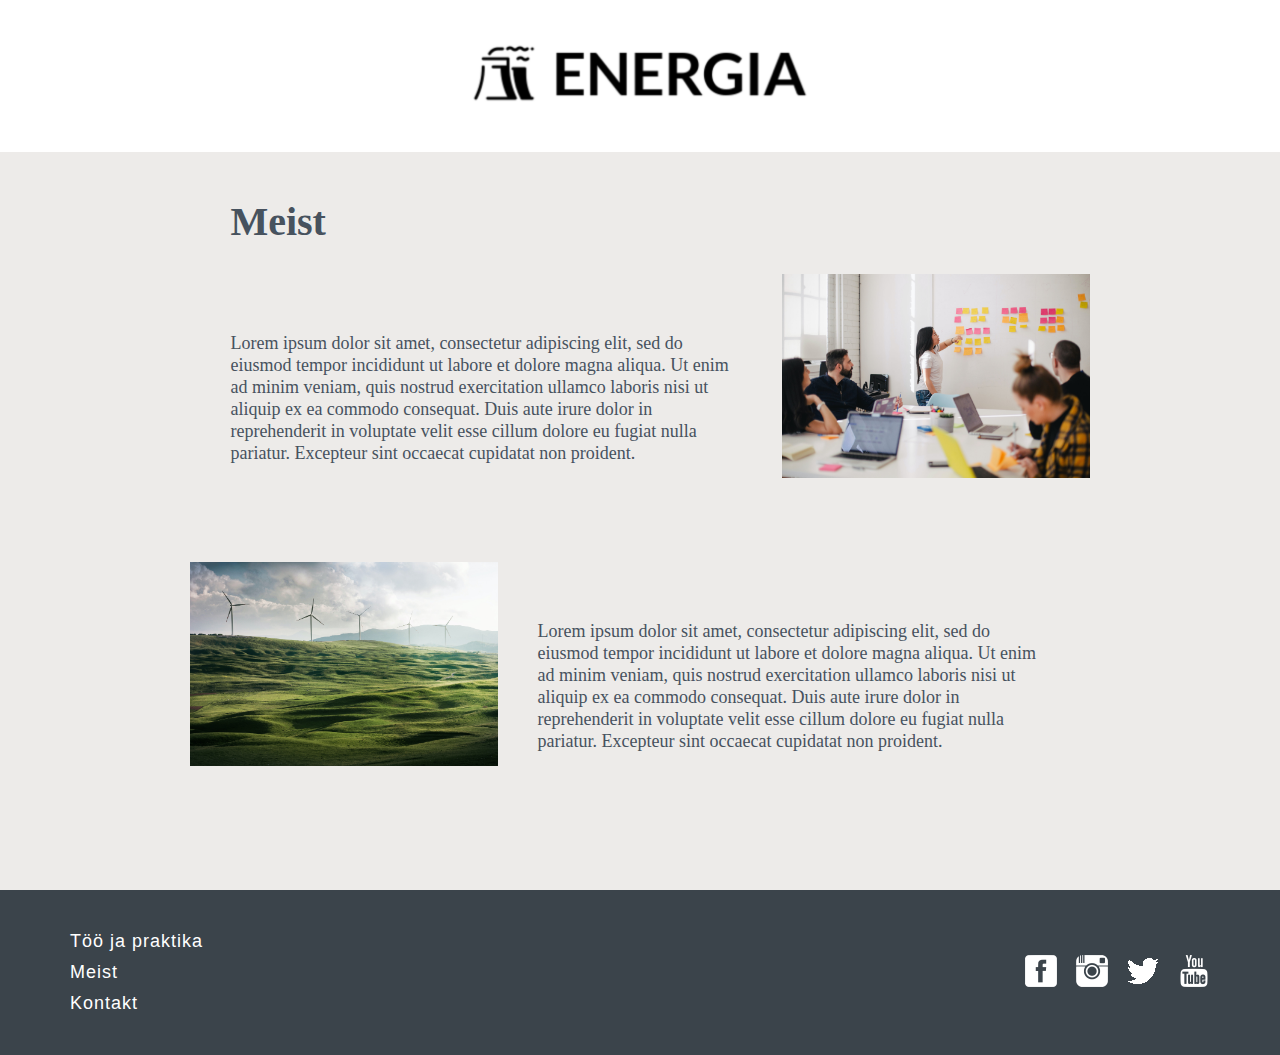
<file: projekt/meist.html>
<!DOCTYPE html>
<html>

    <head>
        <meta charset="utf-8">
        <meta name="viewport" content="width=device-width, initial-scale=1.0"/>
        <title>ENERGIA</title>
        <link rel="stylesheet" href="res/css/style.css"/>
        <link rel="stylesheet" href="res/css/meist.css"/>
    </head>

    <body>

        <header>
            <nav>
                <a href="index.html">
                    <img src="res/img/logo.png" alt="ENERGIA">
                </a>
            </nav>
        </header>



        <main>
            <section class="meist-menu">
                <h1>Meist</h1>
                <div class="meist-item">
                    <div class="item-text">
                        <p>Lorem ipsum dolor sit amet, consectetur adipiscing elit, sed do eiusmod tempor incididunt ut labore et dolore magna aliqua. Ut enim ad minim veniam, quis nostrud exercitation ullamco laboris nisi ut aliquip ex ea commodo consequat. Duis aute irure dolor in reprehenderit in voluptate velit esse cillum dolore eu fugiat nulla pariatur. Excepteur sint occaecat cupidatat non proident.</p>
                    </div>
                    <div class="item-img">
                        <img src="res/img/meist1.png" alt="Image meist">
                    </div>
                    
                </div>
                <div class="meist-item">
                    <div class="item-img">
                        <img src="res/img/meist2.png" alt="Image meist">
                    </div>
                    <div class="item-text">
                        <p>Lorem ipsum dolor sit amet, consectetur adipiscing elit, sed do eiusmod tempor incididunt ut labore et dolore magna aliqua. Ut enim ad minim veniam, quis nostrud exercitation ullamco laboris nisi ut aliquip ex ea commodo consequat. Duis aute irure dolor in reprehenderit in voluptate velit esse cillum dolore eu fugiat nulla pariatur. Excepteur sint occaecat cupidatat non proident.</p>
                    </div>
                </div>
            </section>
            
        </main>



        <footer>
            <div>
                <ul class="footer-links">
                    <li><a href="work.html">Töö ja praktika</a></li>
                    <li><a href="meist.html">Meist</a></li>
                    <li><a href="kontakt.html">Kontakt</a></li>
                </ul>
            </div>
            

            <div class="footer-sm">
                <a href="https://www.facebook.com/" target="_blank"><img src="res/img/sm/facebook.png" alt="facebook"/></a>
                <a href="https://www.instagram.com/" target="_blank"><img src="res/img/sm/instagram.png" alt="instagram"/></a>
                <a href="https://twitter.com/home" target="_blank"><img src="res/img/sm/twitter.png" alt="twitter"/></a>
                <a href="https://www.youtube.com/" target="_blank"><img src="res/img/sm/youtube.png" alt="youtube"/></a>
            </div>
        </footer>

    </body>
</html>
</file>
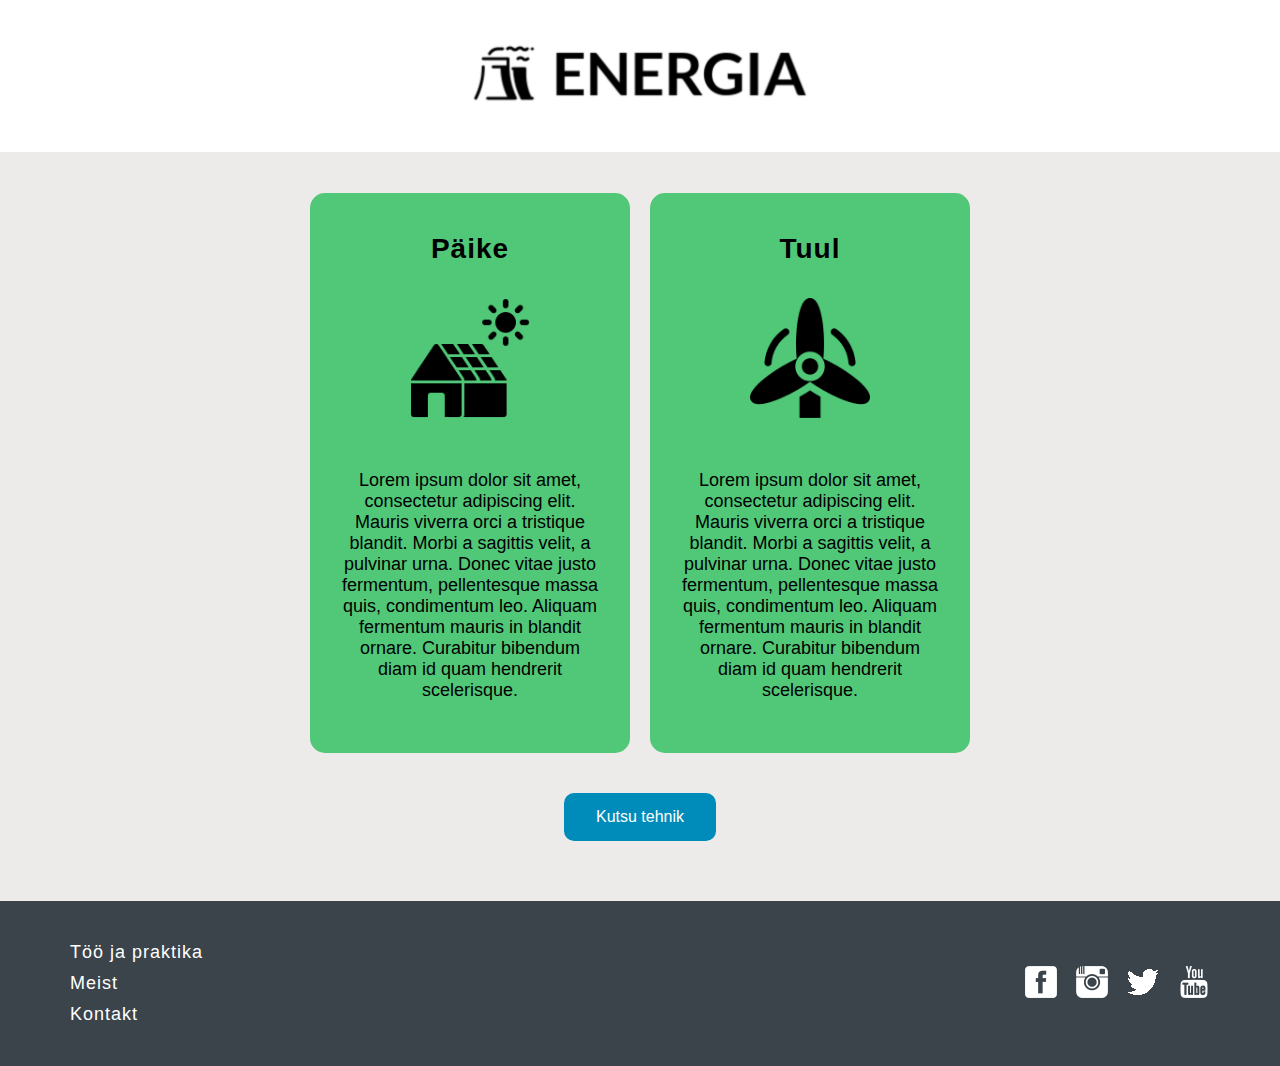
<file: projekt/tootmine.html>
<!DOCTYPE html>
<html>

    <head>
        <meta charset="utf-8">
        <meta name="viewport" content="width=device-width, initial-scale=1.0"/>
        <title>ENERGIA</title>
        <link rel="stylesheet" href="res/css/style.css"/>
    </head>

    <body>

        <header>
            <nav>
                <a href="index.html">
                    <img src="res/img/logo.png" alt="ENERGIA">
                </a>
            </nav>
        </header>



        <main>
            <section class="tootmine-menu">
                <a href="login.html">
                    <div class="tootmine-item">
                        <h2 class="item-header">Päike</h2>
                        <img src="res/img/paike.png" alt="Eraklient">
                        <p>Lorem ipsum dolor sit amet, consectetur adipiscing elit. Mauris viverra orci a tristique blandit. Morbi a sagittis velit, a pulvinar urna. Donec vitae justo fermentum, pellentesque massa quis, condimentum leo. Aliquam fermentum mauris in blandit ornare. Curabitur bibendum diam id quam hendrerit scelerisque.</p>
                    </div>
                </a>
                <a href="login.html">
                    <div class="tootmine-item">
                        <h2 class="item-header">Tuul</h2>
                        <img src="res/img/tuul.png" alt="Eraklient">
                        <p>Lorem ipsum dolor sit amet, consectetur adipiscing elit. Mauris viverra orci a tristique blandit. Morbi a sagittis velit, a pulvinar urna. Donec vitae justo fermentum, pellentesque massa quis, condimentum leo. Aliquam fermentum mauris in blandit ornare. Curabitur bibendum diam id quam hendrerit scelerisque.</p>
                    </div>
                </a>
            </section>
            <div class="kutsu-tehnik">
                <p><button class="button" id="button-kutsu-tehnik">Kutsu tehnik</button></p>
            </div>
        </main>



        <footer>
            <div>
                <ul class="footer-links">
                    <li><a href="work.html">Töö ja praktika</a></li>
                    <li><a href="meist.html">Meist</a></li>
                    <li><a href="kontakt.html">Kontakt</a></li>
                </ul>
            </div>
            

            <div class="footer-sm">
                <a href="https://www.facebook.com/" target="_blank"><img src="res/img/sm/facebook.png" alt="facebook"/></a>
                <a href="https://www.instagram.com/" target="_blank"><img src="res/img/sm/instagram.png" alt="instagram"/></a>
                <a href="https://twitter.com/home" target="_blank"><img src="res/img/sm/twitter.png" alt="twitter"/></a>
                <a href="https://www.youtube.com/" target="_blank"><img src="res/img/sm/youtube.png" alt="youtube"/></a>
            </div>
        </footer>

    </body>
</html>
</file>
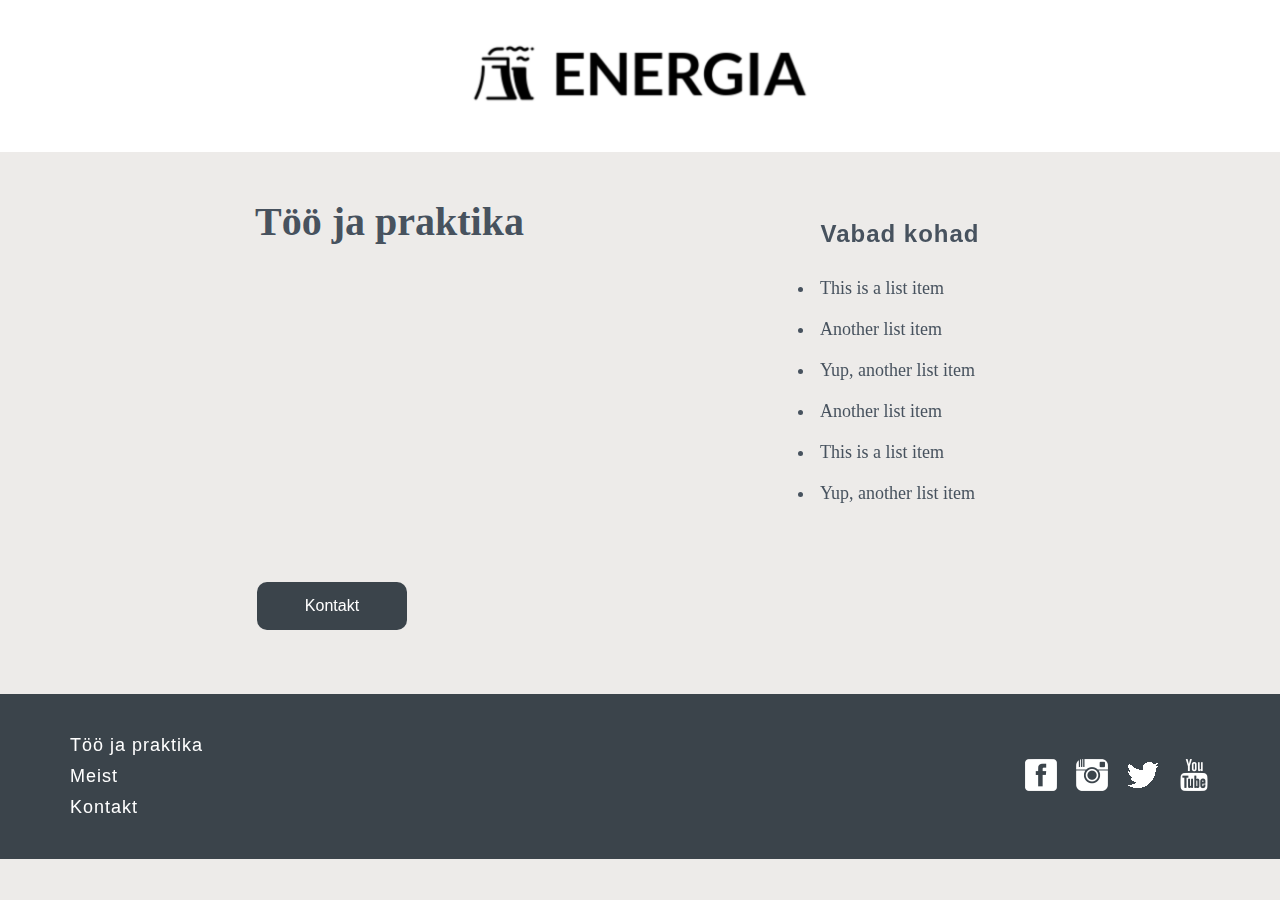
<file: projekt/work.html>
<!DOCTYPE html>
<html>

    <head>
        <meta charset="utf-8">
        <meta name="viewport" content="width=device-width, initial-scale=1.0"/>
        <title>ENERGIA</title>
        <link rel="stylesheet" href="res/css/style.css"/>
        <link rel="stylesheet" href="res/css/work.css"/>
    </head>

    <body>

        <header>
            <nav>
                <a href="index.html">
                    <img src="res/img/logo.png" alt="ENERGIA">
                </a>
            </nav>
        </header>



        <main>
            <section class="about-work">
                <div class="work-video">
                    <div><h1>Töö ja praktika</h1></div>
                    <iframe width="480" height="260" src="https://www.youtube.com/embed/s7QLSq7zj-4" frameborder="0" allow="accelerometer; autoplay; clipboard-write; encrypted-media; gyroscope; picture-in-picture" allowfullscreen></iframe>
                    <div class="buttons">
                        <a href="kontakt.html">
                            <button>Kontakt</button>
                        </a>
                    </div>
                </div>
                <div class="work-list">
                    <h2>Vabad kohad</h2>
                    <ul>
                        <li>This is a list item</li>
                        <li>Another list item</li>
                        <li>Yup, another list item</li>
                        <li>Another list item</li>
                        <li>This is a list item</li>
                        <li>Yup, another list item</li>
                    </ul>
                </div>
            </section>
            
        </main>



        <footer>
            <div>
                <ul class="footer-links">
                    <li><a href="work.html">Töö ja praktika</a></li>
                    <li><a href="meist.html">Meist</a></li>
                    <li><a href="kontakt.html">Kontakt</a></li>
                </ul>
            </div>
            

            <div class="footer-sm">
                <a href="https://www.facebook.com/" target="_blank"><img src="res/img/sm/facebook.png" alt="facebook"/></a>
                <a href="https://www.instagram.com/" target="_blank"><img src="res/img/sm/instagram.png" alt="instagram"/></a>
                <a href="https://twitter.com/home" target="_blank"><img src="res/img/sm/twitter.png" alt="twitter"/></a>
                <a href="https://www.youtube.com/" target="_blank"><img src="res/img/sm/youtube.png" alt="youtube"/></a>
            </div>
        </footer>

    </body>
</html>
</file>
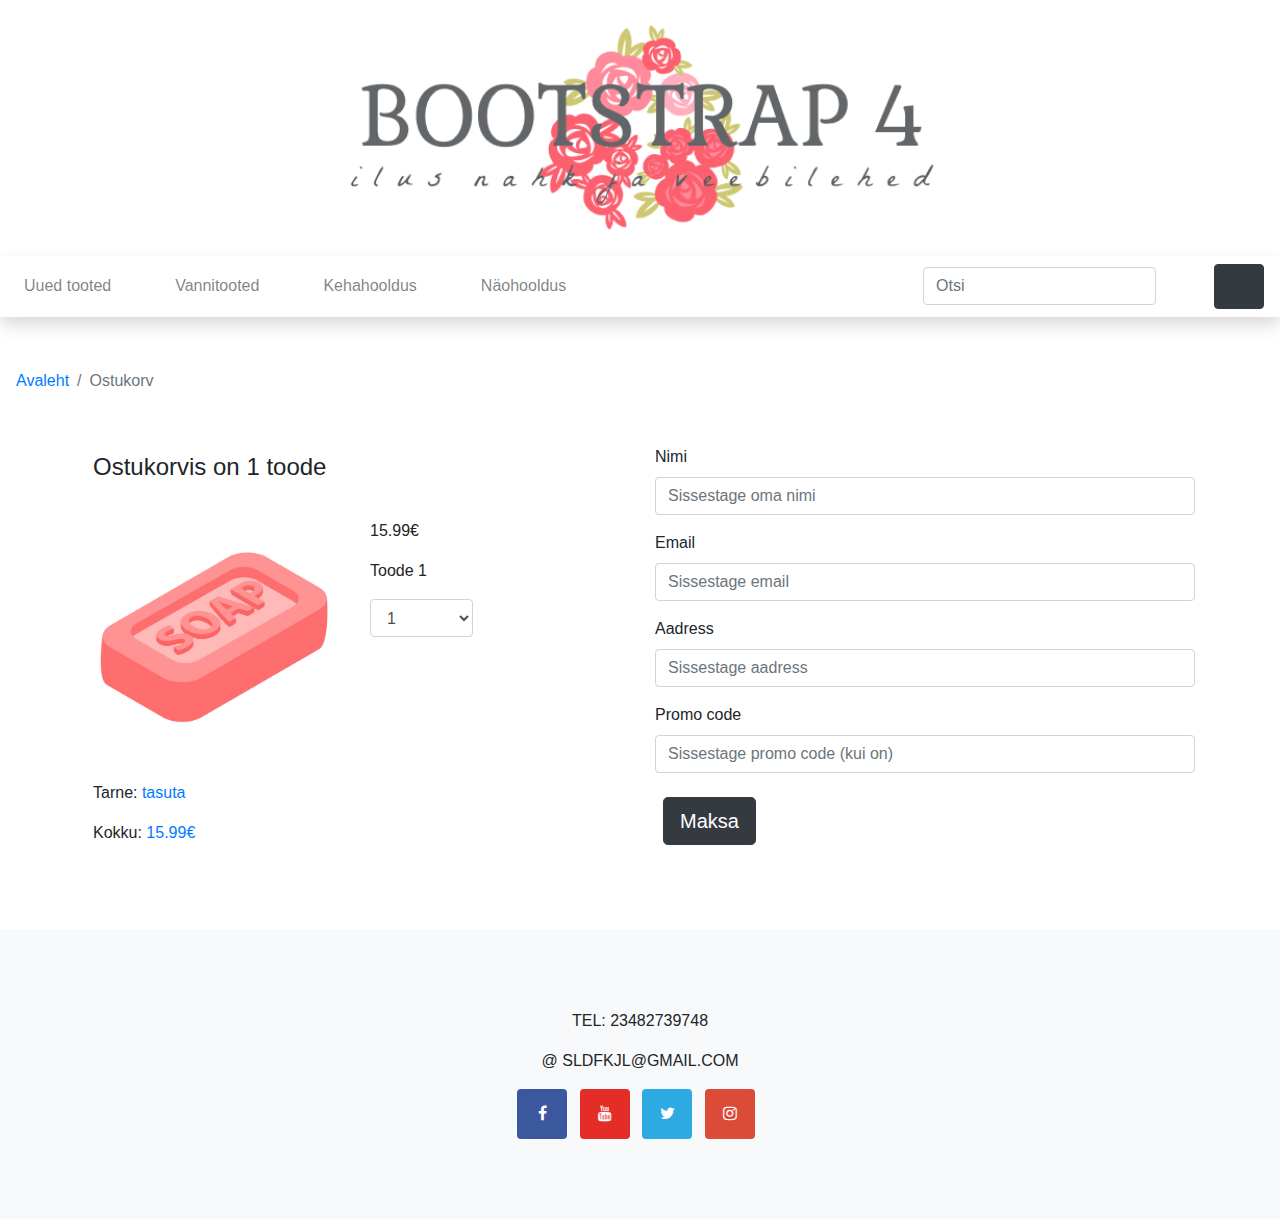
<file: ulesanded/ul-3/cart.html>
<!doctype html>
<html lang="ee">
    <head>
        <meta charset="utf-8">
        <meta http-equiv="X-UA-Compatible" content="IE=edge">
        <meta name="viewport" content="width=device-width, initial-scale=1, shrink-to-fit=no">
        <meta name="description" content=""> 
        <meta name="author" content="">
        <title>Ostukorv</title>
        <!-- Bootstrap CSS -->
        <link rel="stylesheet" href="https://stackpath.bootstrapcdn.com/bootstrap/4.3.1/css/bootstrap.min.css" integrity="sha384-ggOyR0iXCbMQv3Xipma34MD+dH/1fQ784/j6cY/iJTQUOhcWr7x9JvoRxT2MZw1T" crossorigin="anonymous"> 
        <!-- minu CSS -->
        <link rel="stylesheet" type="text/css" href="https://cdnjs.cloudflare.com/ajax/libs/font-awesome/4.0.3/css/font-awesome.css">
        <link rel="stylesheet" href="custom.css">
    </head>
    <body>
        <!-- päis -->
        <header class="py-2">
            <div class="container-fluid">
                <div class="row">
                    <div class="col-lg-12 my-3 text-center"><img src="logo2.png" width="50%"></div>              
                </div>          
            </div>
        </header>
        <!-- navigatsioon -->
        <nav class="navbar navbar-expand-lg navbar-light bg-white shadow">
            <button class="navbar-toggler" type="button" data-toggle="collapse" data-target="#navbarNavDropdown" aria-controls="navbarNavDropdown" aria-expanded="false" aria-label="Toggle navigation">
                <span class="navbar-toggler-icon"></span>
            </button>
            <div class="collapse navbar-collapse" id="navbarNavDropdown">
                <ul class="navbar-nav mr-auto">
                    <li class="nav-item"><a class="nav-link" href="#">Uued tooted</a></li>
                    <li class="nav-item dropdown">
                        <a class="nav-link" href="#" id="navbarDropdownMenuLink" data-toggle="dropdown" aria-haspopup="true" aria-expanded="false">Vannitooted</a> 
                        <div class="dropdown-menu" aria-labelledby="navbarDropdownMenuLink"> 
                            <a class="dropdown-item" href="#">Vannisoolad</a> 
                            <a class="dropdown-item" href="#">Vannipiimad</a> 
                            <a class="dropdown-item" href="#">Vannipommid</a>
                            <a class="dropdown-item" href="list.html">Seebid ja du&scaron;igeelid</a>
                        </div> 
                    </li> 
                    <li class="nav-item dropdown"> 
                        <a class="nav-link" href="#" id="navbarDropdownMenuLink" data-toggle="dropdown" aria-haspopup="true" aria-expanded="false">Kehahooldus</a> 
                        <div class="dropdown-menu" aria-labelledby="navbarDropdownMenuLink"> 
                            <a class="dropdown-item" href="#">Kehakreemid</a> 
                            <a class="dropdown-item" href="#">Keha&otilde;lid</a> 
                            <a class="dropdown-item" href="#">Kehakoorijad</a> 
                            <a class="dropdown-item" href="#">Deodorandid</a> 
                            <a class="dropdown-item" href="#">K&auml;te ja jalgade hooldus</a>  
                        </div> 
                    </li> 
                    <li class="nav-item dropdown"> 
                        <a class="nav-link" href="#" id="navbarDropdownMenuLink" data-toggle="dropdown" aria-haspopup="true" aria-expanded="false">N&auml;ohooldus</a> 
                        <div class="dropdown-menu" aria-labelledby="navbarDropdownMenuLink"> 
                            <a class="dropdown-item" href="#">Puhastus ja toniseerimine</a> 
                            <a class="dropdown-item" href="#">Niisutus ja toitmine</a> 
                            <a class="dropdown-item" href="#">Koorijad ja maskid</a> 
                        </div> 
                    </li> 
                </ul>
                <!-- search -->
                <form class="form-inline m-2 my-lg-0">
                    <input class="form-control mr-sm-2" type="search" placeholder="Otsi" aria-label="Search">
                    <button class="btn btn-outline-white my-2 my-sm-0" type="submit"><svg class="lnr lnr-magnifier"><use xlink:href="#lnr-magnifier"></use></svg></button>
                </form>
            </div>
            <!-- cart -->
            <a href="cart.html"><button class="btn btn-dark my-2 my-sm-0" type="submit"><svg class="lnr lnr-cart"><use xlink:href="#lnr-cart"></use></svg></button></a>
        </nav> 
        <section>
            <!-- breadcrumb -->
            <nav aria-label="breadcrumb" >
                <ol class="breadcrumb bg-white my-2">
                    <li class="breadcrumb-item"><a href="index.html">Avaleht</a></li>
                    <li class="breadcrumb-item active">Ostukorv</li>
                </ol>
            </nav>
        </section>
        <!-- ostukorv -->
        <section>
            <div class="container">
                <div class="row">
                    <div class="col-lg-6 d-flex align-items-start flex-column">
                        <div class="mb-auto p-2"><h4>Ostukorvis on 1 toode</h4></div>    
                        <div class="mb-auto p-2 row">
                            <div class="col-lg-6">
                                <img src="soap.png" width="100%">
                            </div>
                            <div class="col-lg-6">
                                <p>15.99&#8364;</p>
                                <p>Toode 1</p>
                                    <select class="form-control col-lg-5 form-sm" id="kogus">
                                        <option>0</option>
                                        <option selected="selected">1</option>
                                        <option>2</option>
                                        <option>3</option>
                                    </select>
                                <br/>
                            </div>            
                        </div>
                        <div class="p-2">
                            <p>Tarne: <span class="text-primary">tasuta</span></p>
                            <p>Kokku: <span class="text-primary">15.99&#8364;</span></p>
                        </div>
                        
                    </div>
                    <div class="col-lg-6">
                    <!-- form --->
                        <form>
                            <div class="form-group">
                                <label for="formGroupExampleInput">Nimi</label>
                                <input type="text" class="form-control" id="formGroupExampleInput" placeholder="Sissestage oma nimi">
                            </div>
                            <div class="form-group">
                                <label for="formGroupExampleInput2">Email</label>
                                <input type="text" class="form-control" id="formGroupExampleInput2" placeholder="Sissestage email">
                            </div>
                            <div class="form-group">
                                <label for="formGroupExampleInput2">Aadress</label>
                                <input type="text" class="form-control" id="formGroupExampleInput2" placeholder="Sissestage aadress">
                            </div>
                            <div class="form-group">
                                <label for="formGroupExampleInput2">Promo code</label>
                                <input type="text" class="form-control" id="formGroupExampleInput2" placeholder="Sissestage promo code (kui on)">
                            </div>
                        </form>
                        <div class="p-2 mx-auto">
                            <a href="kinnitus.html" class="btn btn-dark btn-lg mb-3">Maksa</a>
                        </div>
                    </div>           
                </div>   
            </div>
        </section>
        <!-- jalus -->
        <footer class="bg-light">
            <div class="container-fluid">
                <div class="row">
                    <!-- TODO! -->
                    <div class="col-lg-12 text-center">
                        <p>TEL: 23482739748</p>
                        <p>@ SLDFKJL@GMAIL.COM</p>
                        <div class="sm">
                            <button type="button" class="btn btn-social-icon btn-facebook"><i class="fa fa-facebook"></i></button>
                            <button type="button" class="btn btn-social-icon btn-youtube"><i class="fa fa-youtube"></i></button>
                            <button type="button" class="btn btn-social-icon btn-twitter"><i class="fa fa-twitter"></i></button>
                            <button type="button" class="btn btn-social-icon btn-instagram"><i class="fa fa-instagram"></i></button>
                        </div>
                    </div>
                </div>
            </div>
        </footer>       
        <!-- jQuery, Popper.js, Bootstrap JS -->
        <script src="https://code.jquery.com/jquery-3.3.1.slim.min.js" integrity="sha384-q8i/X+965DzO0rT7abK41JStQIAqVgRVzpbzo5smXKp4YfRvH+8abtTE1Pi6jizo" crossorigin="anonymous"></script>
        <script src="https://cdnjs.cloudflare.com/ajax/libs/popper.js/1.14.7/umd/popper.min.js" integrity="sha384-UO2eT0CpHqdSJQ6hJty5KVphtPhzWj9WO1clHTMGa3JDZwrnQq4sF86dIHNDz0W1" crossorigin="anonymous"></script>
        <script src="https://stackpath.bootstrapcdn.com/bootstrap/4.3.1/js/bootstrap.min.js" integrity="sha384-JjSmVgyd0p3pXB1rRibZUAYoIIy6OrQ6VrjIEaFf/nJGzIxFDsf4x0xIM+B07jRM" crossorigin="anonymous"></script>
        <script src="https://cdn.linearicons.com/free/1.0.0/svgembedder.min.js"></script>
    </body>
</html>
</file>
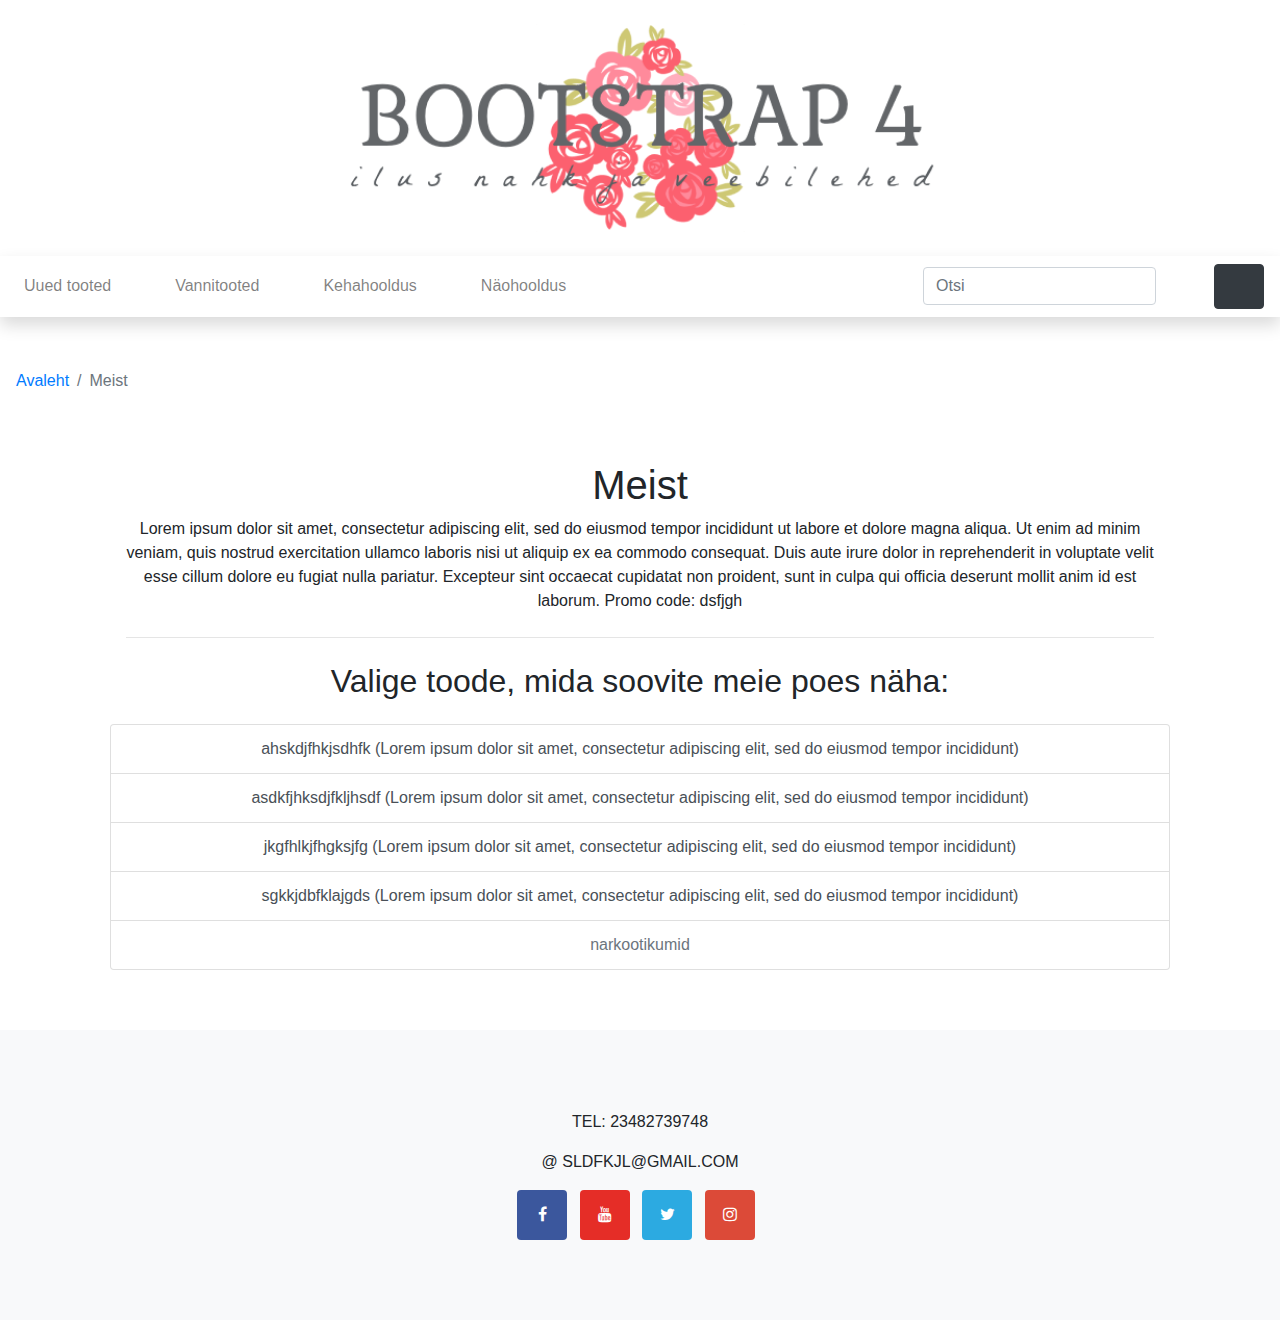
<file: ulesanded/ul-3/meist.html>
<!doctype html>
<html lang="ee">
    <head>
        <meta charset="utf-8">
        <meta http-equiv="X-UA-Compatible" content="IE=edge">
        <meta name="viewport" content="width=device-width, initial-scale=1, shrink-to-fit=no">
        <meta name="description" content=""> 
        <meta name="author" content="">
        <title>Meist</title>

        <!-- Bootstrap CSS -->
        <link rel="stylesheet" href="https://stackpath.bootstrapcdn.com/bootstrap/4.3.1/css/bootstrap.min.css" integrity="sha384-ggOyR0iXCbMQv3Xipma34MD+dH/1fQ784/j6cY/iJTQUOhcWr7x9JvoRxT2MZw1T" crossorigin="anonymous"> 
        <!-- minu CSS -->
        <link rel="stylesheet" type="text/css" href="https://cdnjs.cloudflare.com/ajax/libs/font-awesome/4.0.3/css/font-awesome.css">
        <link rel="stylesheet" href="custom.css">
    </head>
    <body>
        <!-- päis -->
        <header class="py-2">
            <div class="container-fluid">
                <div class="row">
                    <div class="col-lg-12 my-3 text-center"><img src="logo2.png" width="50%"></div>              
                </div>          
            </div>
        </header>
        <!-- navigatsioon -->
        <nav class="navbar navbar-expand-lg navbar-light bg-white shadow">
            <button class="navbar-toggler" type="button" data-toggle="collapse" data-target="#navbarNavDropdown" aria-controls="navbarNavDropdown" aria-expanded="false" aria-label="Toggle navigation">
                <span class="navbar-toggler-icon"></span>
            </button>
            <div class="collapse navbar-collapse" id="navbarNavDropdown">
                <ul class="navbar-nav mr-auto">
                    <li class="nav-item"><a class="nav-link" href="#">Uued tooted</a></li>
                    <li class="nav-item dropdown">
                        <a class="nav-link" href="#" id="navbarDropdownMenuLink" data-toggle="dropdown" aria-haspopup="true" aria-expanded="false">Vannitooted</a> 
                        <div class="dropdown-menu" aria-labelledby="navbarDropdownMenuLink"> 
                            <a class="dropdown-item" href="#">Vannisoolad</a> 
                            <a class="dropdown-item" href="#">Vannipiimad</a> 
                            <a class="dropdown-item" href="#">Vannipommid</a>
                            <a class="dropdown-item" href="list.html">Seebid ja du&scaron;igeelid</a>
                        </div> 
                    </li> 
                    <li class="nav-item dropdown"> 
                        <a class="nav-link" href="#" id="navbarDropdownMenuLink" data-toggle="dropdown" aria-haspopup="true" aria-expanded="false">Kehahooldus</a> 
                        <div class="dropdown-menu" aria-labelledby="navbarDropdownMenuLink"> 
                            <a class="dropdown-item" href="#">Kehakreemid</a> 
                            <a class="dropdown-item" href="#">Keha&otilde;lid</a> 
                            <a class="dropdown-item" href="#">Kehakoorijad</a> 
                            <a class="dropdown-item" href="#">Deodorandid</a> 
                            <a class="dropdown-item" href="#">K&auml;te ja jalgade hooldus</a>  
                        </div> 
                    </li> 
                    <li class="nav-item dropdown"> 
                        <a class="nav-link" href="#" id="navbarDropdownMenuLink" data-toggle="dropdown" aria-haspopup="true" aria-expanded="false">N&auml;ohooldus</a> 
                        <div class="dropdown-menu" aria-labelledby="navbarDropdownMenuLink"> 
                            <a class="dropdown-item" href="#">Puhastus ja toniseerimine</a> 
                            <a class="dropdown-item" href="#">Niisutus ja toitmine</a> 
                            <a class="dropdown-item" href="#">Koorijad ja maskid</a> 
                        </div> 
                    </li> 
                </ul>
                <!-- search -->
                <form class="form-inline m-2 my-lg-0">
                    <input class="form-control mr-sm-2" type="search" placeholder="Otsi" aria-label="Search">
                    <button class="btn btn-outline-white my-2 my-sm-0" type="submit"><svg class="lnr lnr-magnifier"><use xlink:href="#lnr-magnifier"></use></svg></button>
                </form>
            </div>
            <!-- cart -->
            <a href="cart.html"><button class="btn btn-dark my-2 my-sm-0" type="submit"><svg class="lnr lnr-cart"><use xlink:href="#lnr-cart"></use></svg></button></a>
        </nav> 
        <section>
            <!-- breadcrumb -->
            <nav aria-label="breadcrumb" >
                <ol class="breadcrumb bg-white my-2">
                    <li class="breadcrumb-item"><a href="index.html">Avaleht</a></li>
                    <li class="breadcrumb-item active">Meist</li>
                </ol>
            </nav>
        </section>
        <!-- meist -->
        <section class="meist">
            <div class="col p-3 text-center ">
                <h1>Meist</h1>
                <p>Lorem ipsum dolor sit amet, consectetur adipiscing elit, sed do eiusmod tempor incididunt ut labore et dolore magna aliqua. Ut enim ad minim veniam, quis nostrud exercitation ullamco laboris nisi ut aliquip ex ea commodo consequat. Duis aute irure dolor in reprehenderit in voluptate velit esse cillum dolore eu fugiat nulla pariatur. Excepteur sint occaecat cupidatat non proident, sunt in culpa qui officia deserunt mollit anim id est laborum. Promo code: dsfjgh</p>
                <hr class="my-4">
                <h2>Valige toode, mida soovite meie poes näha:</h2>
            </div>

            <div class="list-group text-center">
                <a href="#" class="list-group-item list-group-item-action">ahskdjfhkjsdhfk (Lorem ipsum dolor sit amet, consectetur adipiscing elit, sed do eiusmod tempor incididunt)</a>
                <a href="#" class="list-group-item list-group-item-action">asdkfjhksdjfkljhsdf (Lorem ipsum dolor sit amet, consectetur adipiscing elit, sed do eiusmod tempor incididunt)</a>
                <a href="#" class="list-group-item list-group-item-action">jkgfhlkjfhgksjfg (Lorem ipsum dolor sit amet, consectetur adipiscing elit, sed do eiusmod tempor incididunt)</a>
                <a href="#" class="list-group-item list-group-item-action">sgkkjdbfklajgds (Lorem ipsum dolor sit amet, consectetur adipiscing elit, sed do eiusmod tempor incididunt)</a>
                <a href="#" class="list-group-item list-group-item-action disabled">narkootikumid</a>
            </div>
            
        </section>

        <!-- jalus -->
        <footer class="bg-light">
            <div class="container-fluid">
                <div class="row">
                    <!-- TODO! -->
                    <div class="col-lg-12 text-center">
                        <p>TEL: 23482739748</p>
                        <p>@ SLDFKJL@GMAIL.COM</p>
                        <div class="sm">
                            <button type="button" class="btn btn-social-icon btn-facebook"><i class="fa fa-facebook"></i></button>
                            <button type="button" class="btn btn-social-icon btn-youtube"><i class="fa fa-youtube"></i></button>
                            <button type="button" class="btn btn-social-icon btn-twitter"><i class="fa fa-twitter"></i></button>
                            <button type="button" class="btn btn-social-icon btn-instagram"><i class="fa fa-instagram"></i></button>
                        </div>
                    </div>
                </div>
            </div>
        </footer>       
        <!-- jQuery, Popper.js, Bootstrap JS -->
        <script src="https://code.jquery.com/jquery-3.3.1.slim.min.js" integrity="sha384-q8i/X+965DzO0rT7abK41JStQIAqVgRVzpbzo5smXKp4YfRvH+8abtTE1Pi6jizo" crossorigin="anonymous"></script>
        <script src="https://cdnjs.cloudflare.com/ajax/libs/popper.js/1.14.7/umd/popper.min.js" integrity="sha384-UO2eT0CpHqdSJQ6hJty5KVphtPhzWj9WO1clHTMGa3JDZwrnQq4sF86dIHNDz0W1" crossorigin="anonymous"></script>
        <script src="https://stackpath.bootstrapcdn.com/bootstrap/4.3.1/js/bootstrap.min.js" integrity="sha384-JjSmVgyd0p3pXB1rRibZUAYoIIy6OrQ6VrjIEaFf/nJGzIxFDsf4x0xIM+B07jRM" crossorigin="anonymous"></script>
        <script src="https://cdn.linearicons.com/free/1.0.0/svgembedder.min.js"></script>
    </body>
</html>
</file>
<file: styles.css>
header {
    text-align: center;
    width: 100%;
}

header h2 {
	font-size: 30px;
}


section.ulesanded {
	margin: 50px;
}
</file>
<file: projekt/res/css/style.css>
html, body {
    margin: 0;
    padding: 0;
    border: 0;
    
    width: 100%;

    background-color: #edebe9;
}

a {
    text-decoration: none;
}


.button {
    background-color: #008CBA;
    border: none;
    border-radius: 10px;
    color: white;
    padding: 15px 32px;
    text-align: center;
    text-decoration: none;
    font-size: 16px;
    margin: 4px 2px;
    cursor: pointer;
}




/*HEADER*/
header {
    top: 0px;
    position: fixed;
    width: 100%;
    background-color: #fff;
    padding:30px 0 30px 0;
    z-index: 2;
}

nav {
    width: 100%;
}

nav img {
    width: 400px;
    max-width: 100%;
    display: block;
    margin-left: auto;
    margin-right: auto;
}




/*MAIN*/
main {
    padding-top: 170px;
    padding-bottom: 40px;
    width: 80%;
    margin-left: auto;
    margin-right: auto;
}




/*MAIN - MENU*/
.main-menu {
    display: flex;
    flex-flow: row wrap;
    display: -webkit-flex;
    -webkit-flex-flow: row wrap; 
    display: -moz-flex;
    -moz-flex-flow: row wrap;
    justify-content: center;
}

.menu-item {
    width: 300px;
    height: 300px;
    -webkit-flex-basis: 300px;
    -moz-flex-basis: 300px;
    flex-basis: 300px;
    margin: 10px;

    text-align: center;

    background-color: #50c878;
    border-radius: 15px;
}

.menu-item img {
    padding-top: 10px;
    width: 150px;
    height: 150px;
}

.item-header {
    padding-top: 30px;
    font-family: "Open Sans", sans-serif;
    font-size: 24px;
    letter-spacing: 1px;
    color: black;
}



/*ERAKLIENT*/
.eraklient-menu {
    display: flex;
    flex-flow: row wrap;
    display: -webkit-flex;
    -webkit-flex-flow: row wrap; 
    display: -moz-flex;
    -moz-flex-flow: row wrap;
    justify-content: center;
}

.eraklient-item {
    width: 300px;
    height: 560px;
    -webkit-flex-basis: 300px;
    -moz-flex-basis: 300px;
    flex-basis: 300px;
    margin: 10px;

    text-align: center;

    background-color: #50c878;
    border-radius: 15px;
}

.eraklient-item h2 {
    padding-top: 40px;
    font-size: 28px;
}

.eraklient-item p {
    font-family: "Open Sans", sans-serif;
    color: black;
    font-size: 18px;
    padding: 30px;
}

.vormista-leping {
    width: 100%;
    text-align: center;
    padding-top: 10px;
}



/*TOOTMINE*/
.tootmine-menu {
    display: flex;
    flex-flow: row wrap;
    display: -webkit-flex;
    -webkit-flex-flow: row wrap; 
    display: -moz-flex;
    -moz-flex-flow: row wrap;
    justify-content: center;
}

.tootmine-item {
    width: 320px;
    height: 560px;
    -webkit-flex-basis: 300px;
    -moz-flex-basis: 300px;
    flex-basis: 300px;
    margin: 10px;

    text-align: center;

    background-color: #50c878;
    border-radius: 15px;
}

.tootmine-item h2 {
    padding-top: 40px;
    font-size: 28px;
}

.tootmine-item img {
    padding-top: 10px;
    width: 120px;
    height: 120px;
}

.tootmine-item p {
    font-family: "Open Sans", sans-serif;
    color: black;
    font-size: 18px;
    padding: 30px;
}

.kutsu-tehnik {
    width: 100%;
    text-align: center;
    padding-top: 10px;
}



/*KONTAKT*/
@media (min-width: 1080px) {
    .kontakt {
        position:relative;
        left:60%;
        top: 200px;

        border-color: black;
        border-style: solid;

        z-index: 1;
    }

    .map {
        position:relative;
        bottom:250px;
        z-index: 0;
    }
}

@media (max-width: 1079px) {
    .kontakt {
        margin-left: auto;
        margin-right: auto;
        text-align: center;
    }
}

.kontakt {
    width: 300px;
    height: 300px;

    background-color: #fff;
    padding: 10px;
}

.kontakt h1 {
    padding-top: 10px;
    font-family: "Open Sans", sans-serif;
    font-size: 24px;
    letter-spacing: 1px;
    color: black;
}

.kontakt p {
    font-family: "Open Sans", sans-serif;
    font-size: 18px;
}

.map {
    margin-top: 20px;
}



/*LOGIN*/
.login {
    max-width: 300px;
    margin-left: auto;
    margin-right: auto;
    text-align: center;
    padding-bottom: 20px;
}

.login a {
    color: black;
}

input {
  width: 100%;
  padding: 12px 20px;
  margin: 8px 0;
  box-sizing: border-box;
}

.login-button {
    width: 98%;
    background-color: #3b444b;
    border: none;
    border-radius: 10px;
    color: white;
    padding: 15px 32px;
    text-align: center;
    text-decoration: none;
    font-size: 16px;
    margin: 4px 2px;
    cursor: pointer;
}


.another-login {
    width: 100%;
    text-align: center;
    padding-top: 10px;
}

.another-login button{
    width: 180px;
}



/*FOOTER*/
footer {
    padding: 20px 0px 20px 0px;
    
    width: 100%;

    display: flex;
    flex-flow: row wrap;
    justify-content: space-between;

    text-align: left;
    background-color: #3b444b;
}

.footer-links {
    padding-left: 70px;
}

footer ul li {
    display: block;
    padding: 5px 0 5px 0;
}


footer ul li a {
    font-family: "Open Sans", sans-serif;
    font-weight: 400;
    font-size: 18px;
    letter-spacing: 1px;
    color: #fff;
}

.footer-sm {
    padding: 45px 70px 10px 70px;
}

a.footer-sm {
    display: inline;
}

footer img {
    margin-left: 15px;
}
</file>
<file: ulesanded/ul-2/style.css>
@import url("https://fonts.googleapis.com/css?family=Gentium+Basic:400,400i,700,700i|Open+Sans:300,300i,400,400i&subset=latin-ext");

/*HEADER*/

header .header-banner {
    width: 100%;
    height: calc(100vh - 500px);
    background-image: url("img/banner.jpg");
    background-repeat: no-repeat;
    background-position: center;
    background-size: cover;
    display: table;
}

header .logo {
    display: table-cell;
    vertical-align: middle;
    text-align: center;
    padding: 10px 0 20px 0;
}

header h1 {
    font-family: "Gentium Basic", serif;
    font-weight: 700;
    font-style: italic;
    font-size: 60px;
    color: #fff;
    line-height: 70px;
    text-transform: uppercase;
    text-shadow: 3px 3px 6px black;
}

header h2 {
    font-family: "Open Sans", sans-serif;
    font-weight: bold;
    font-size: 25px;
    letter-spacing: 2px;
    color: #fff;
    text-transform: uppercase;
    text-shadow: 3px 3px 6px black;
}

header nav ul {
    display: block;
    margin: 0 auto;
    text-align: center; /*IE*/
    width: fit-content;
}

header nav ul li {
    display: inline-block;
    padding: 16px 16px;
}

header nav ul li a {
    font-family: "Open Sans", sans-serif;
    font-weight: 400;
    font-size: 18px;
    letter-spacing: 3px;
    color: #172029;
    text-transform: uppercase;
    text-decoration: none; 
}

@media only screen and (min-width: 950px) {
    
    header .header-banner {
        height: calc(100vh - 400px);
    }
    
    header h1 a {
        font-size: 80px;
    }
    
    header h2 {
        font-size: 24px;
        margin-top: 20px;
    }
    
    header nav ul li {
        padding: 16px 42px;
    }
    
}

/*MAIN - ABOUT US*/

@media only screen and (min-width: 950px) {
    
    
}

.about-us{
    display: flex;
    flex-flow: row-reverse wrap;
    justify-content: center;

    text-align: center;
    margin-bottom: 20px;
}
    

.about-us-img {
    max-width: 80%;
    height: 300px;
    display: block;
    margin-left: auto;
    margin-right: auto;
}

.about-us-h2 {
    font-family: "Gentium Basic", sans-serif;
    font-weight: 600;
    font-size: 28px;
    letter-spacing: 2px;
    padding: 10px;
    color: #3a383d;
    text-transform: uppercase;
    text-align: center;
}

.about-us-p {
    max-width: 500px;
    font-size: 16px;
    line-height: 1.5;
    margin-left: 40px;
    margin-right: 40px;
    margin-bottom: 20px;
}


/*MAIN - GALLERY*/

hr {
    color: #4f5663;
    border-width: 2px;
    width: 30%;
    margin: 0 auto;
    margin-bottom: 5px;
} 

.gallery-h2 {
    font-family: "Gentium Basic", sans-serif;
    font-weight: 600;
    font-size: 28px;
    letter-spacing: 2px;
    padding: 10px;
    color: #3a383d;
    text-transform: uppercase;
    text-align: center;
    
}

.gallery-links {
    display: flex;
    flex-flow: row wrap;
    display: -webkit-flex;
    -webkit-flex-flow: row wrap; 
    display: -moz-flex;
    -moz-flex-flow: row wrap;
    justify-content: center;
}

.gallery-image {
    -webkit-flex-basis: 300px; /*kuigi uuematel brauseri versioonidel peaks ka prefiksiteta töötama*/
    -moz-flex-basis: 300px;
    flex-basis: 300px;
    margin: 10px;

    
    position: relative;
    text-align: center;
}

.post-header {
    font-family: "Open Sans", sans-serif;
    font-weight: 700;
    font-size: 22px;
    letter-spacing: 3px;
    line-height: 24px;
    color: #fff;
    text-transform: uppercase;
    text-shadow: 3px 3px 9px #111;
    
    position: absolute;
    top: 50%;
    left: 50%;
    transform: translate(-50%, -50%);
}

.gallery-image img {
    width: 300px;
    height: 300px;
    border-radius: 300px;
}

/*FOOTER*/

footer {
    width: calc(100% - 80px);
    padding: 40px 40px;
    margin-top: 20px;
    background-color: #172029;
    overflow: hidden; 
}

footer ul {
    width: fit-content;
    float: left;
    padding-left: 0px;
}

footer ul li {
    display: block;
    padding: 0 0 10px 0;
}

footer ul li p {
    font-family: "Open Sans", sans-serif;
    font-weight: 300;
    font-size: 18px;
    letter-spacing: 2px;
    color: #fff;
    text-transform: uppercase;
}

footer ul li a {
    font-family: "Open Sans", sans-serif;
    font-weight: 400;
    font-size: 18px;
    letter-spacing: 3px;
    color: #fff;
    text-transform: uppercase;
    text-decoration: none;
}

.disclaimer {
    display: none;
}

.footer-sm {
    width: 32px;
    float: right;
}

.footer-sm img {
    width: 100%;
    margin-bottom: 10px;
}

@media only screen and (min-width: 950px) {
    
    .disclaimer {
        display: block;
        font-family: "Open Sans", sans-serif;
        font-weight: 300;
        font-size: 18px;
        letter-spacing: 2px;
        line-height: 24px;
        color: #fff;
        text-transform: uppercase; 
        float: left;
        margin: 0 80px;
    }
    
    .disclaimer span {
        font-style: italic;
    }
}
</file>
<file: ulesanded/ul-3/custom.css>
.lnr {
    display: inline-block;
    fill: currentColor;
    width: 1em;
    height: 1em;
    vertical-align: -0.05em;
    stroke-width: 2;
}

.lnr-cart {
    width: 1.5em;
    height: 1.5em;
}

.lnr-magnifier {
    color: #000000;   
}

.navbar-nav li {
    margin-right: 3em;
}

section {
    margin-top: 40px;
}

.h {
    text-align: center;
}

.card-body {
    align-content: center;
}



div.jumbotron {
    background-image: url(https://cdn.pixabay.com/photo/2017/05/23/16/23/soap-dispenser-2337697_1280.jpg);
    background-repeat: no-repeat;
    background-position: center;
    background-size: cover;
}


footer {
    margin-top: 60px;
    padding: 5em;
}


 .btn.btn-social-icon {
     width: 50px;
     height: 50px;
     padding: 0
 }

 .sm>.btn {
     margin-right: 0.5rem !important
 }

 .sm {
     margin-top: 0.5rem !important
 }


 .btn-facebook {
     background: #3b579d;
     color: #ffffff
 }

 .btn-youtube {
     background: #e52d27;
     color: #ffffff
 }

 .btn-twitter {
     background: #2caae1;
     color: #ffffff
 }

 .btn-instagram {
     background: #dc4a38;
     color: #ffffff
 }



 .btn-facebook:hover,
 .btn-facebook:focus {
     background: #2d4278;
     color: #ffffff
 }

 .btn-youtube:hover,
 .btn-youtube:focus {
     background: #c21d17;
     color: #ffffff
 }

 .btn-twitter:hover,
 .btn-twitter:focus {
     background: #1b8dbf;
     color: #ffffff
 }

 .btn-instagram:hover,
 .btn-instagram:focus {
     background: #bf3322;
     color: #ffffff
 }



section.meist {
    margin: 40px;
    padding: 0 70px 0 70px;
}
</file>
<file: ulesanded/ul-6/style.css>
@import url('https://fonts.googleapis.com/css2?family=PT+Sans:wght@400;700&family=PT+Serif:ital,wght@0,400;0,700;1,400&display=swap');

/*
font-family: 'PT Sans', sans-serif;
font-family: 'PT Serif', serif;
*/

section, div {
    padding: 15px;
}

hr {
    padding-top: 20px;
}

h3 { 
    font-family: 'PT Serif', serif;
    font-size: 18px;
    margin: 2px;    
}

.box {
    padding: 5px;
    margin-left: 20px;
}

p, label, form {
    font-family: 'PT Serif', serif;
    font-size: 14px;
    margin: 2px;
}

#form {
    font-family: 'PT Serif', serif;
    font-size: 14px;
    display: flex;
    justify-content: center;
    align-items: center;
}

#input-field label {
  display: inline-block;
  width: 115px;
  text-align: right;
}

#dropdown {
    margin-left: 30px;
    padding: 5px;
}

.hind {
    float: right;
}

#calc {
    margin-left: 25px;
}

#clock {
    margin-top: 15px;
    margin-bottom: 20px;
    display: flex;
    justify-content: center;
    align-items: center;
    font-size: 50px;
    font-family: 'PT Serif', serif;
    letter-spacing: 3px;
}

input[type=submit] {
    background-color: #008000;
    color: #FFF;
    border-radius: 15px;
    border: none;
    font-family: 'PT Serif', serif;
    font-size: 24px;
    font-weight: 600;
    padding: 16px 32px;
    text-decoration: none;
    margin: 4px 2px;
    cursor: pointer;
}

#map {
    position: relative;
    width: 1000px;
    height: 300px;
    margin: auto;
}
</file>
<file: projekt/res/css/meist.css>
.meist-item{
    width: 100%;
    display: flex;
    flex-flow: row wrap;
    display: -webkit-flex;
    -webkit-flex-flow: row wrap; 
    display: -moz-flex;
    -moz-flex-flow: row wrap;
    justify-content: center;

    padding-bottom: 40px;
}

.meist-menu h1, p {
    color: #47525E;
    font-family: Lato;
}

.meist-menu h1 {
    padding-left: 10%;
    font-size: 40px;
    line-height: 50px;
}

.meist-item p {
    font-size: 18px;
    line-height: 22px;
}


.item-img {
    width: 30%;
    min-width: 300px;
}

.item-img img{
    width: 100%;
}



.item-text {
    width: 50%;
    padding: 40px;
    min-width: 300px;
}
</file>
<file: projekt/res/css/work.css>
.about-work{
    width: 100%;
    display: flex;
    flex-flow: row wrap;
    display: -webkit-flex;
    -webkit-flex-flow: row wrap; 
    display: -moz-flex;
    -moz-flex-flow: row wrap;
    justify-content: center;

    padding-bottom: 20px;
}

.work-video {
    max-width: 480px;
    width: 100%;
}

iframe {
    width: 100%;
}


.work-list {
    width: 250px;
    padding-top: 30px;
    padding-left: 40px;
}

.about-work h1 {
    color: #47525E;
    font-family: Lato;
    font-size: 40px;
    line-height: 50px;
}

.about-work h2 {
    font-family: "Open Sans", sans-serif;
    font-size: 24px;
    letter-spacing: 1px;
    color: #47525E;
    text-align: center;
}

.work-list ul li {
    font-size: 18px;
    padding: 10px 5px;
    color: #47525E;
}


.buttons {
    margin-top: 40px;
}

.buttons button{
    width: 150px;
    background-color: #3b444b;
    border: none;
    border-radius: 10px;
    color: white;
    padding: 15px 32px;
    text-align: center;
    text-decoration: none;
    font-size: 16px;
    margin: 4px 2px;
    cursor: pointer;
}
</file>
